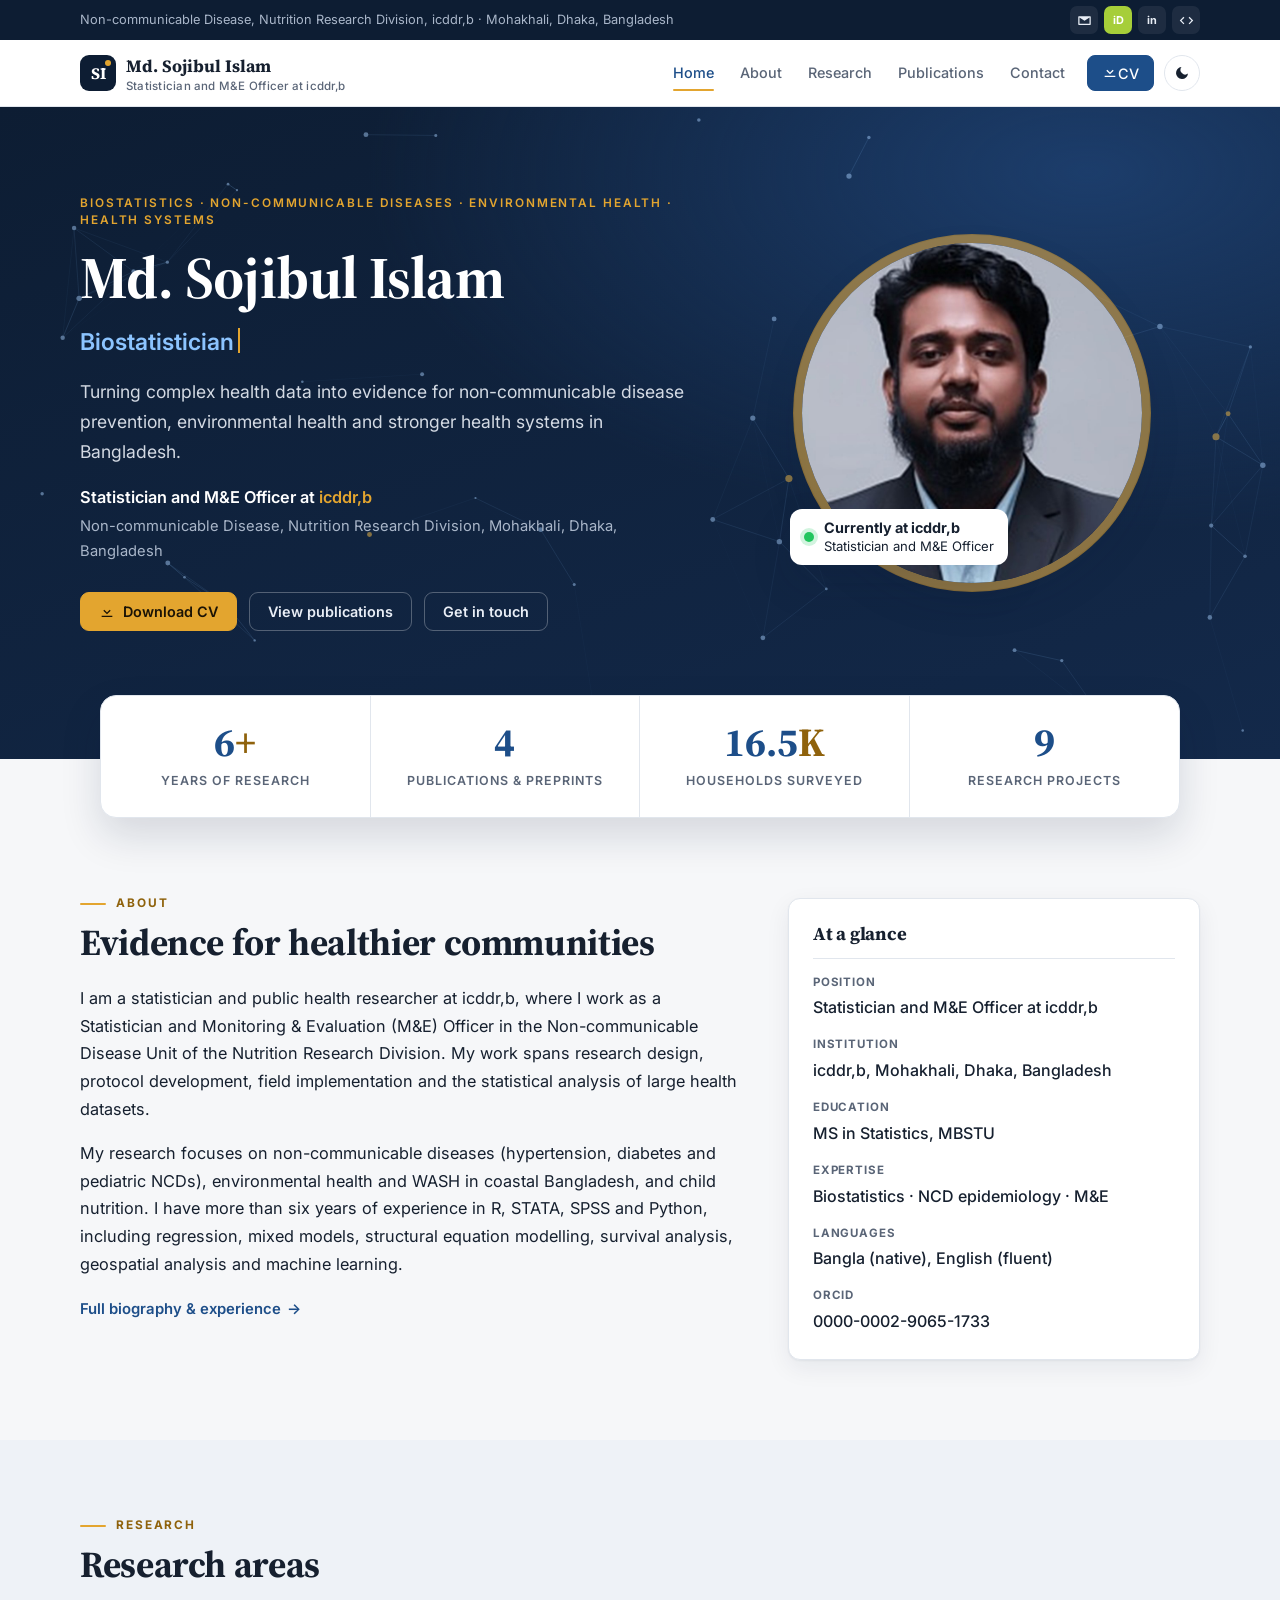
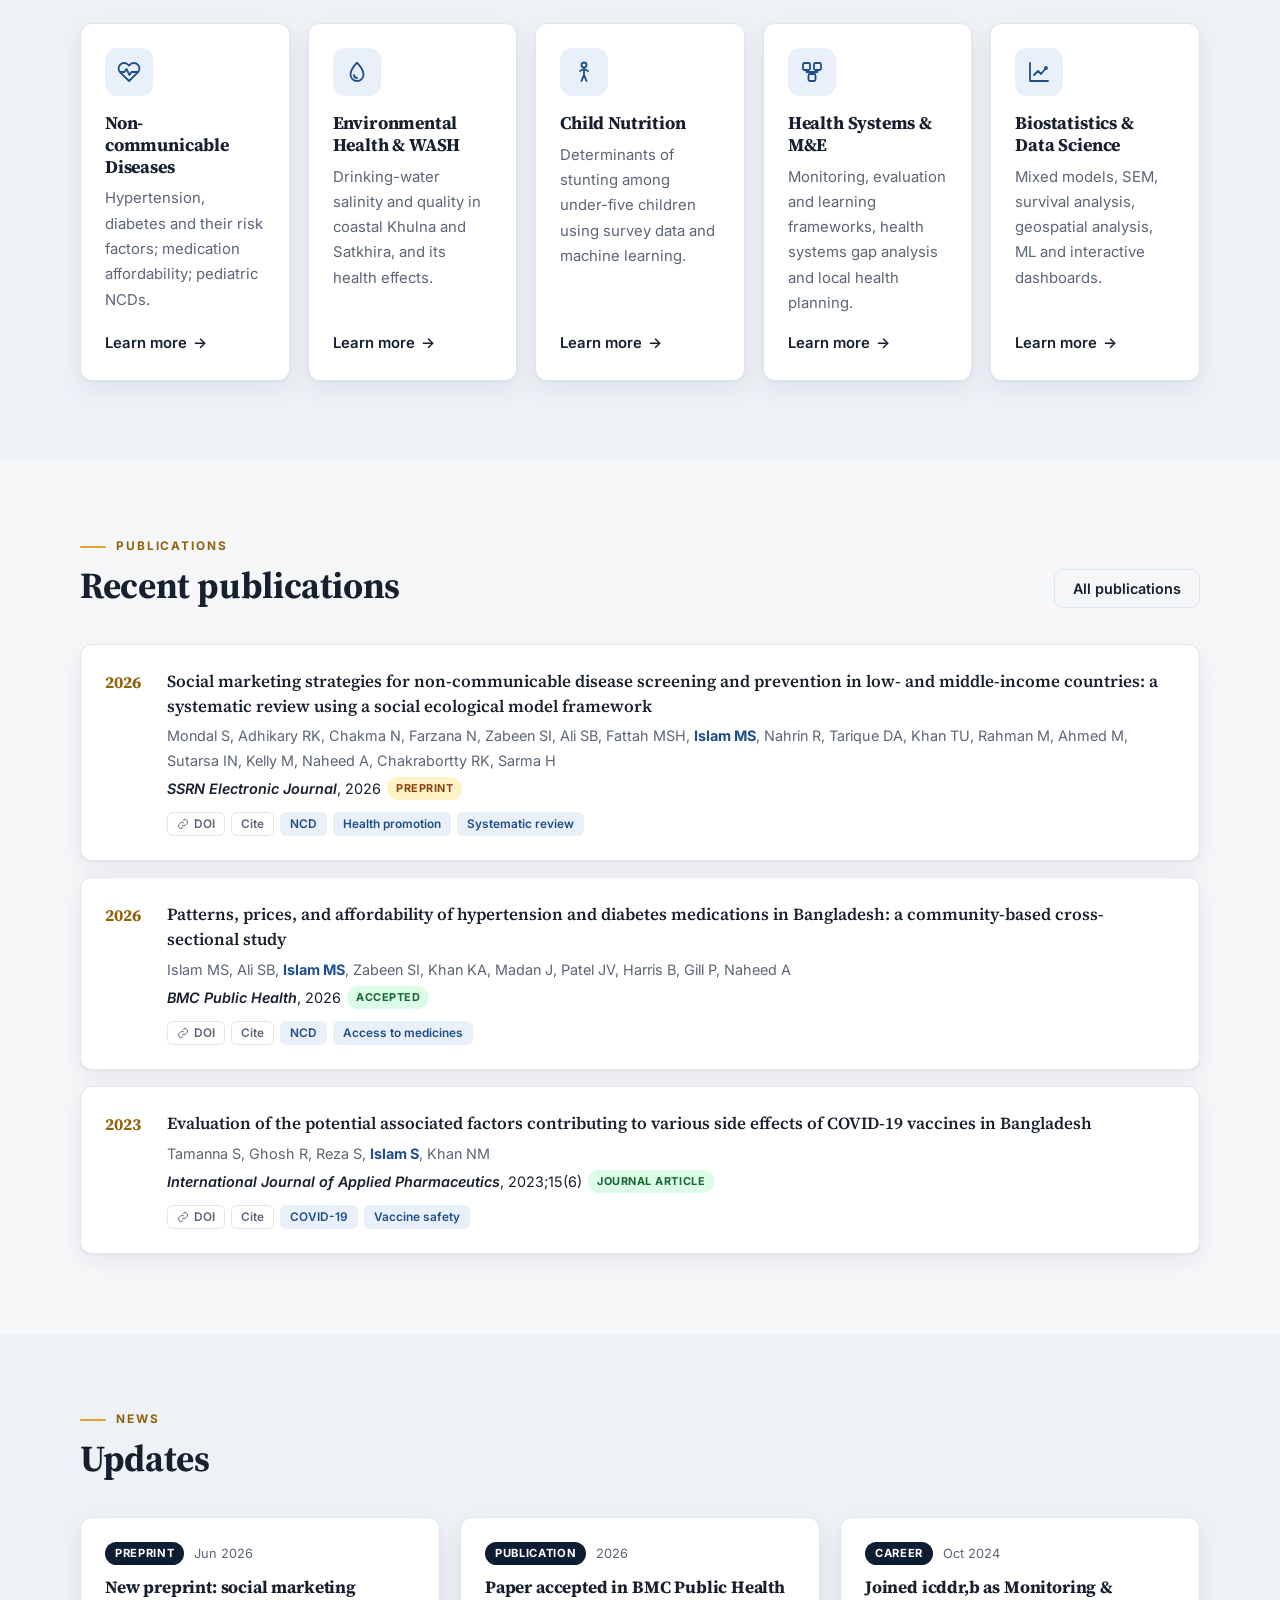
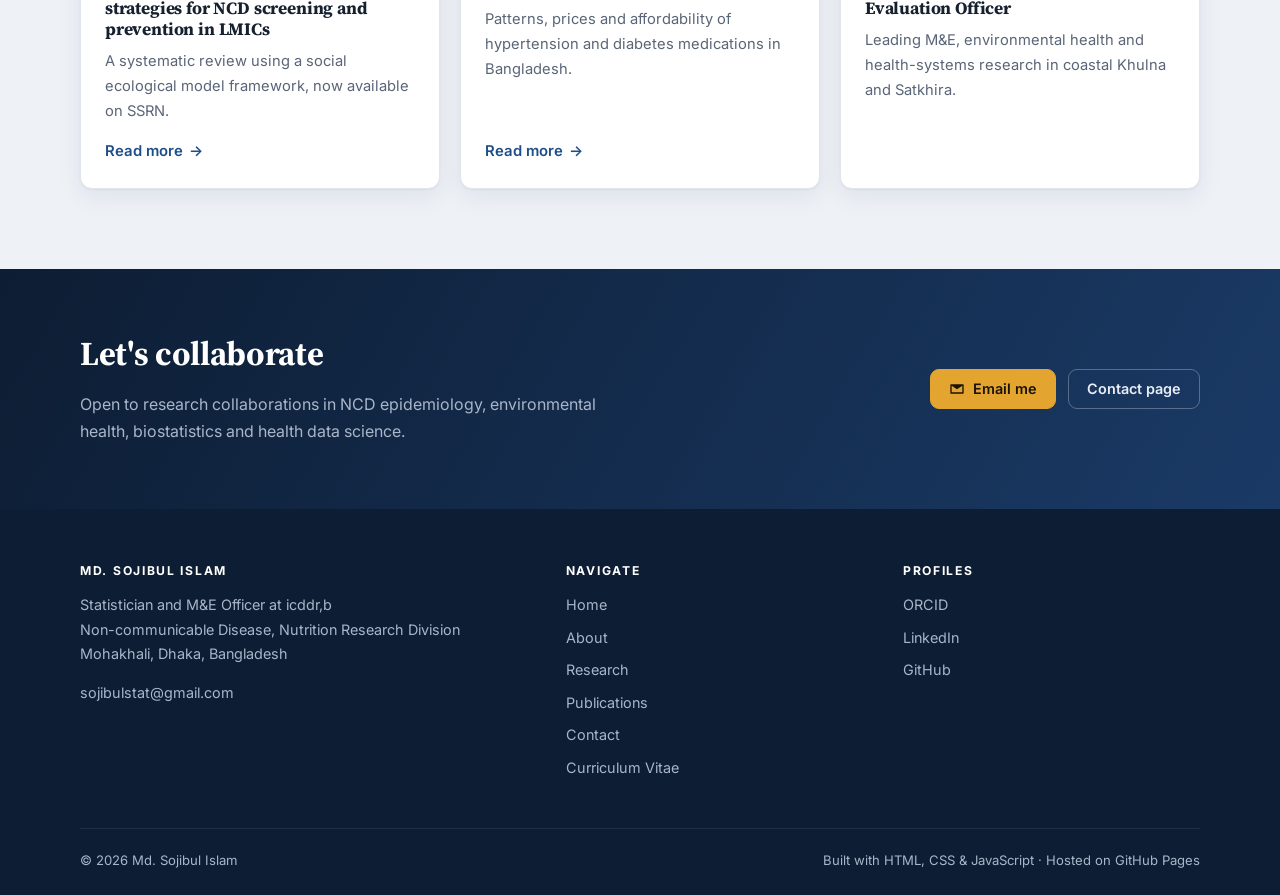
<file: index.html>
<!doctype html>
<html lang="en">
<head>
  <meta charset="utf-8">
  <meta name="viewport" content="width=device-width, initial-scale=1">
  <title>Md. Sojibul Islam | Biostatistician & Public Health Researcher</title>
  <meta name="description" content="Md. Sojibul Islam is a biostatistician and public health researcher at icddr,b working on non-communicable diseases, environmental health and health systems in Bangladesh.">
  <meta name="author" content="Md. Sojibul Islam">
  <meta property="og:type" content="profile">
  <meta property="og:title" content="Md. Sojibul Islam | Biostatistician & Public Health Researcher">
  <meta property="og:description" content="Research, publications and CV of Md. Sojibul Islam, icddr,b.">
  <meta property="og:image" content="https://sojibul-islam.github.io/assets/img/profile.jpg">
  <meta property="og:url" content="https://sojibul-islam.github.io/">
  <link rel="canonical" href="https://sojibul-islam.github.io/">
  <link rel="icon" href="assets/img/favicon.svg" type="image/svg+xml">
  <link rel="preconnect" href="https://fonts.googleapis.com">
  <link rel="preconnect" href="https://fonts.gstatic.com" crossorigin>
  <link href="https://fonts.googleapis.com/css2?family=Inter:wght@400;500;600;700&family=Source+Serif+4:opsz,wght@8..60,500;8..60,600;8..60,700&display=swap" rel="stylesheet">
  <link rel="stylesheet" href="assets/css/style.css">
  <script>try { var t = localStorage.getItem("theme"); if (t) document.documentElement.setAttribute("data-theme", t); } catch (e) {}</script>
  <script type="application/ld+json">
  {
    "@context": "https://schema.org",
    "@type": "Person",
    "name": "Md. Sojibul Islam",
    "url": "https://sojibul-islam.github.io/",
    "image": "https://sojibul-islam.github.io/assets/img/profile.jpg",
    "jobTitle": "Statistician and M&E Officer",
    "worksFor": { "@type": "Organization", "name": "icddr,b", "url": "https://www.icddrb.org" },
    "alumniOf": "Mawlana Bhashani Science and Technology University",
    "email": "mailto:sojibulstat@gmail.com",
    "sameAs": ["https://orcid.org/0000-0002-9065-1733", "https://www.linkedin.com/in/md-sojibul-islam-301a631a5/", "https://github.com/sojibul-islam"],
    "knowsAbout": ["Biostatistics", "Non-communicable diseases", "Environmental health", "Public health", "Monitoring and evaluation"]
  }
  </script>
</head>
<body data-page="home">
  <div id="site-header"></div>

  <main id="main">
    <!-- HERO -->
    <section class="hero">
      <canvas class="hero-canvas" id="hero-canvas" aria-hidden="true"></canvas>
      <div class="container hero-inner">
        <div class="hero-text">
          <p class="eyebrow" id="hero-keywords"></p>
          <h1 id="hero-name">Md. Sojibul Islam</h1>
          <p class="hero-role"><span id="hero-role">Biostatistician</span><span class="caret" aria-hidden="true"></span></p>
          <p class="hero-lead" id="hero-tagline"></p>
          <p class="hero-affil" id="hero-affil"></p>
          <div class="hero-cta" id="hero-cta"></div>
        </div>
        <div class="hero-photo-wrap">
          <div class="hero-photo" id="hero-photo"></div>
          <div class="hero-badge" id="hero-badge"></div>
        </div>
      </div>
    </section>

    <!-- STATS -->
    <section class="stats" aria-label="Highlights">
      <div class="container stats-grid" id="stats"></div>
    </section>

    <!-- ABOUT -->
    <section class="section">
      <div class="container about-home reveal">
        <div>
          <p class="kicker">About</p>
          <h2 class="h-display">Evidence for healthier communities</h2>
          <div class="prose" id="bio"></div>
          <a class="link-arrow" href="about.html">Full biography &amp; experience</a>
        </div>
        <aside class="card glance">
          <h3>At a glance</h3>
          <dl id="facts"></dl>
        </aside>
      </div>
    </section>

    <!-- RESEARCH AREAS -->
    <section class="section section-alt">
      <div class="container">
        <div class="section-head reveal">
          <p class="kicker">Research</p>
          <h2 class="h-display">Research areas</h2>
        </div>
        <div class="area-grid" id="areas"></div>
      </div>
    </section>

    <!-- PUBLICATIONS -->
    <section class="section">
      <div class="container">
        <div class="section-head split reveal">
          <div>
            <p class="kicker">Publications</p>
            <h2 class="h-display">Recent publications</h2>
          </div>
          <a class="btn btn-outline" href="publications.html">All publications</a>
        </div>
        <ol class="pub-list" id="pub-featured"></ol>
      </div>
    </section>

    <!-- UPDATES -->
    <section class="section section-alt">
      <div class="container">
        <div class="section-head reveal">
          <p class="kicker">News</p>
          <h2 class="h-display">Updates</h2>
        </div>
        <div class="news-grid" id="news"></div>
      </div>
    </section>

    <!-- CTA -->
    <section class="cta-band">
      <div class="container cta-inner reveal">
        <div>
          <h2>Let's collaborate</h2>
          <p>Open to research collaborations in NCD epidemiology, environmental health, biostatistics and health data science.</p>
        </div>
        <div class="cta-actions" id="cta-actions"></div>
      </div>
    </section>
  </main>

  <div id="site-footer"></div>
  <script src="assets/js/data.js"></script>
  <script src="assets/js/main.js"></script>
</body>
</html>
</file>
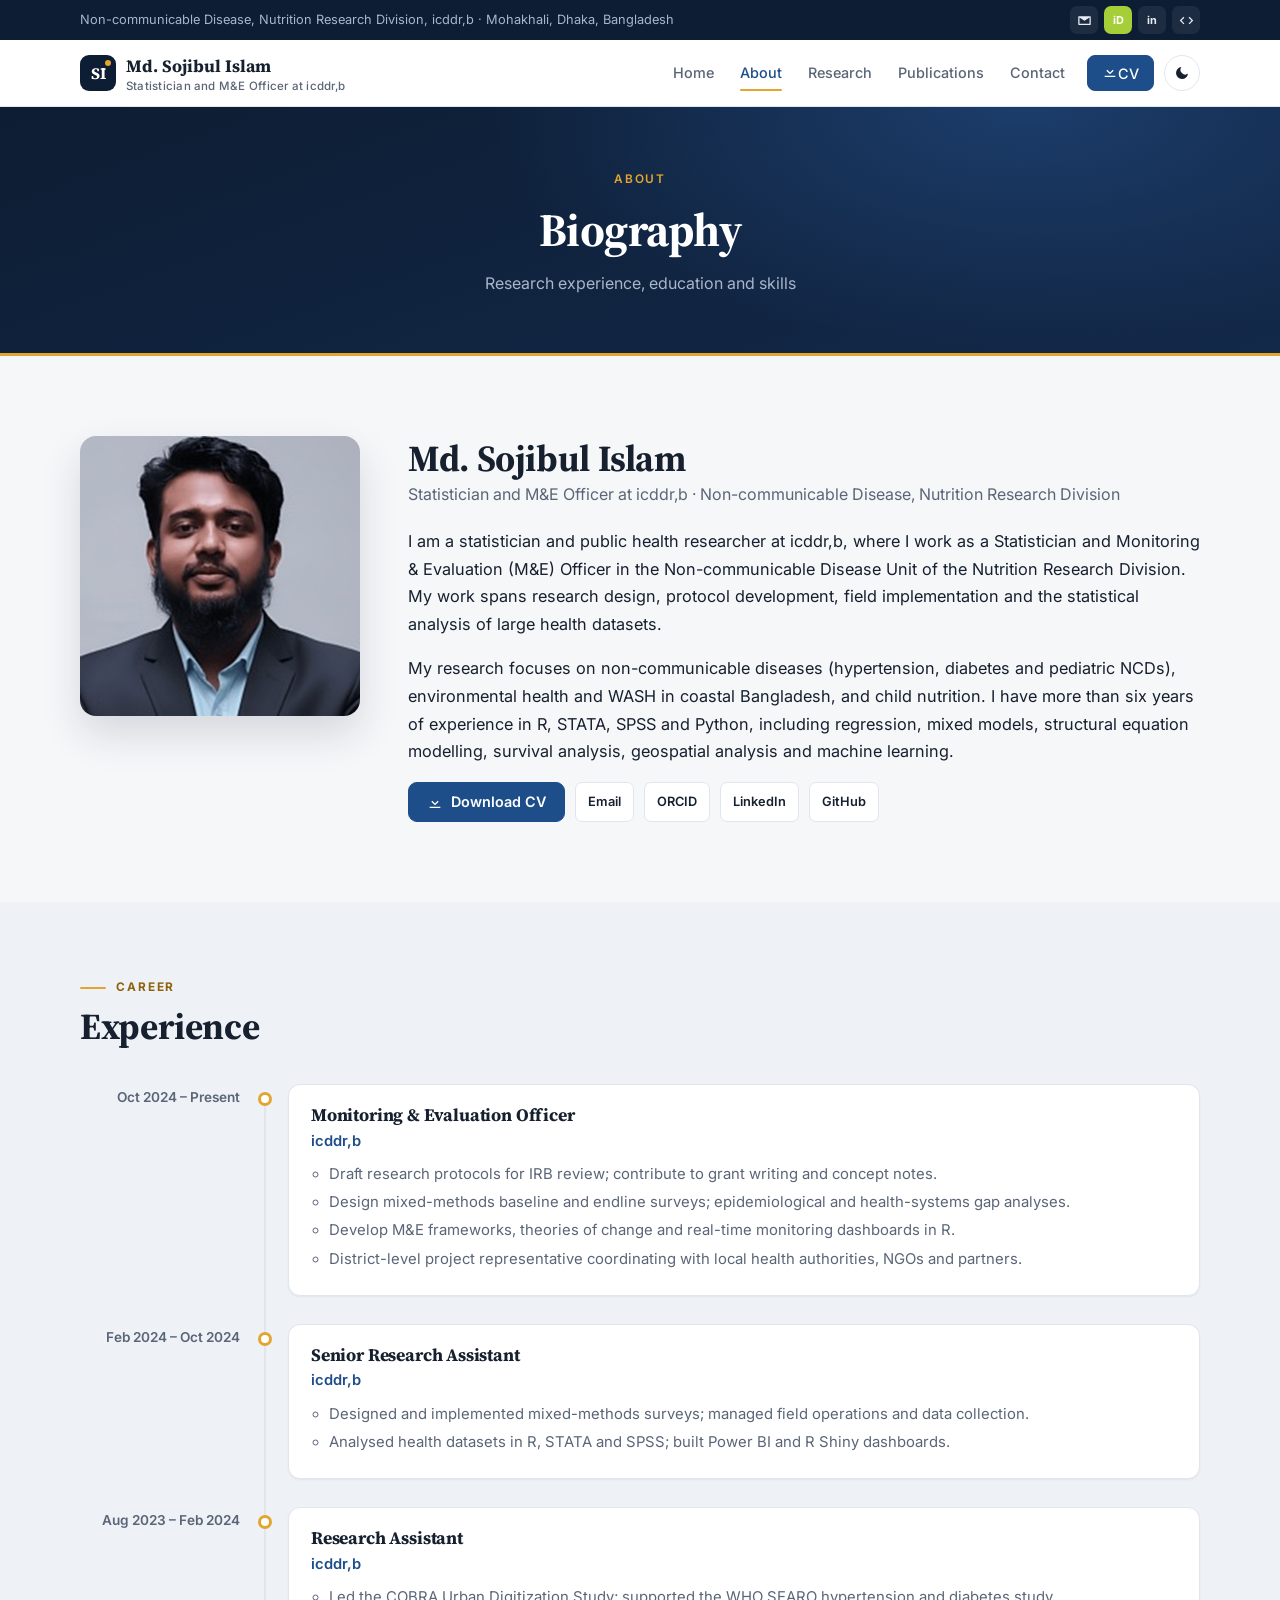
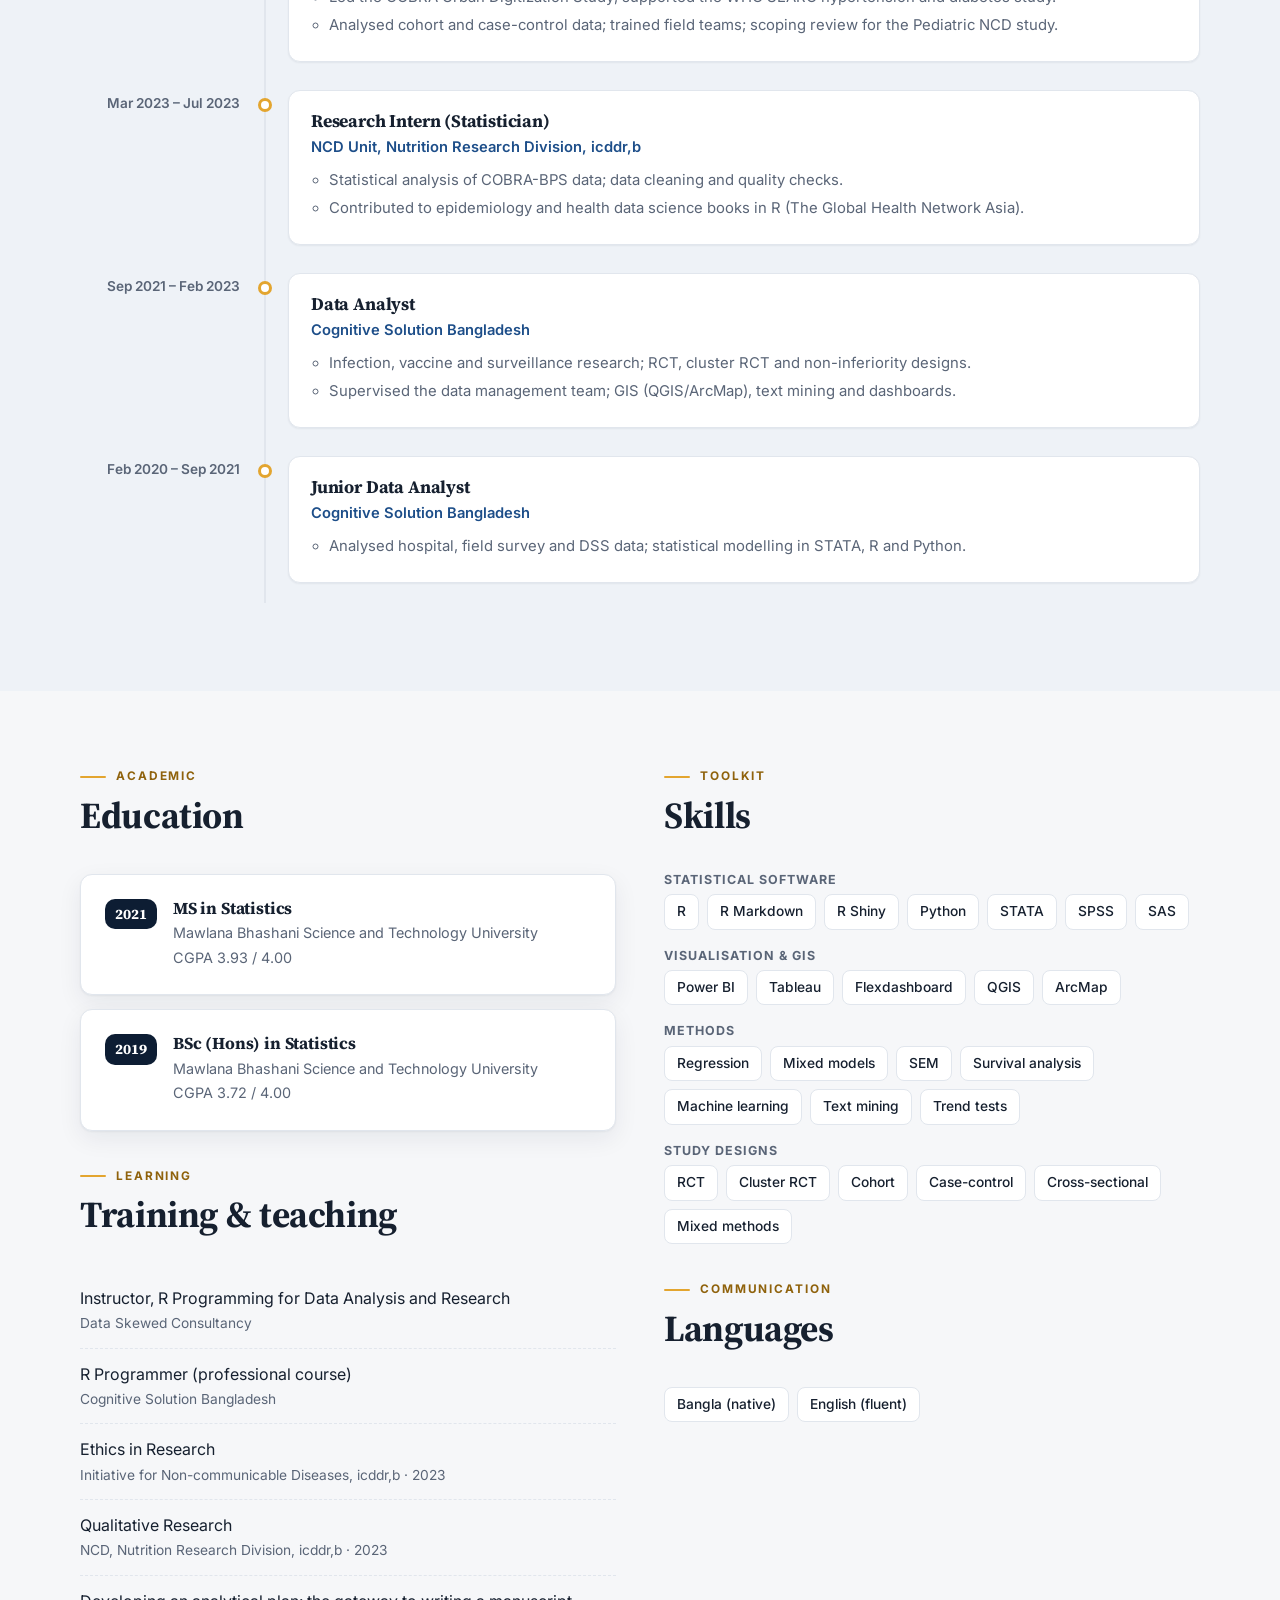
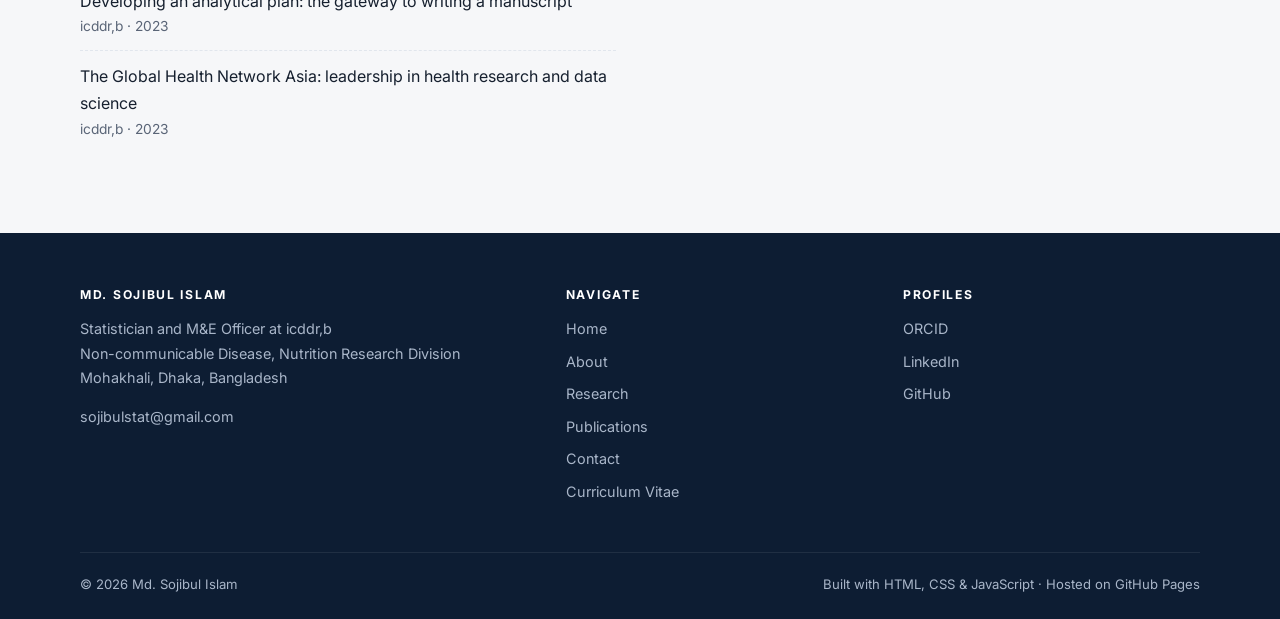
<file: about.html>
<!doctype html>
<html lang="en">
<head>
  <meta charset="utf-8">
  <meta name="viewport" content="width=device-width, initial-scale=1">
  <title>About | Md. Sojibul Islam</title>
  <meta name="description" content="Biography, experience, education, skills and training of Md. Sojibul Islam, biostatistician and public health researcher at icddr,b.">
  <link rel="canonical" href="https://sojibul-islam.github.io/about.html">
  <link rel="icon" href="assets/img/favicon.svg" type="image/svg+xml">
  <link rel="preconnect" href="https://fonts.googleapis.com">
  <link rel="preconnect" href="https://fonts.gstatic.com" crossorigin>
  <link href="https://fonts.googleapis.com/css2?family=Inter:wght@400;500;600;700&family=Source+Serif+4:opsz,wght@8..60,500;8..60,600;8..60,700&display=swap" rel="stylesheet">
  <link rel="stylesheet" href="assets/css/style.css">
  <script>try { var t = localStorage.getItem("theme"); if (t) document.documentElement.setAttribute("data-theme", t); } catch (e) {}</script>
</head>
<body data-page="about">
  <div id="site-header"></div>

  <main id="main">
    <header class="page-hero">
      <div class="container">
        <p class="eyebrow">About</p>
        <h1>Biography</h1>
        <p>Research experience, education and skills</p>
      </div>
    </header>

    <section class="section">
      <div class="container about-page">
        <div class="about-photo" id="about-photo"></div>
        <div>
          <h2 class="h-display" id="about-name"></h2>
          <p class="muted" id="about-title"></p>
          <div class="prose" id="bio"></div>
          <div class="link-row" id="about-links"></div>
        </div>
      </div>
    </section>

    <section class="section section-alt" id="experience">
      <div class="container">
        <div class="section-head"><p class="kicker">Career</p><h2 class="h-display">Experience</h2></div>
        <ol class="timeline" id="timeline"></ol>
      </div>
    </section>

    <section class="section" id="education">
      <div class="container two-col">
        <div>
          <div class="section-head"><p class="kicker">Academic</p><h2 class="h-display">Education</h2></div>
          <div class="edu-list" id="edu"></div>
          <div class="section-head" style="margin-top:40px"><p class="kicker">Learning</p><h2 class="h-display">Training &amp; teaching</h2></div>
          <ul class="plain-list" id="training"></ul>
        </div>
        <div id="skills-col">
          <div class="section-head"><p class="kicker">Toolkit</p><h2 class="h-display">Skills</h2></div>
          <div id="skills"></div>
          <div class="section-head" style="margin-top:40px"><p class="kicker">Communication</p><h2 class="h-display">Languages</h2></div>
          <div class="tags" id="languages"></div>
        </div>
      </div>
    </section>
  </main>

  <div id="site-footer"></div>
  <script src="assets/js/data.js"></script>
  <script src="assets/js/main.js"></script>
</body>
</html>
</file>
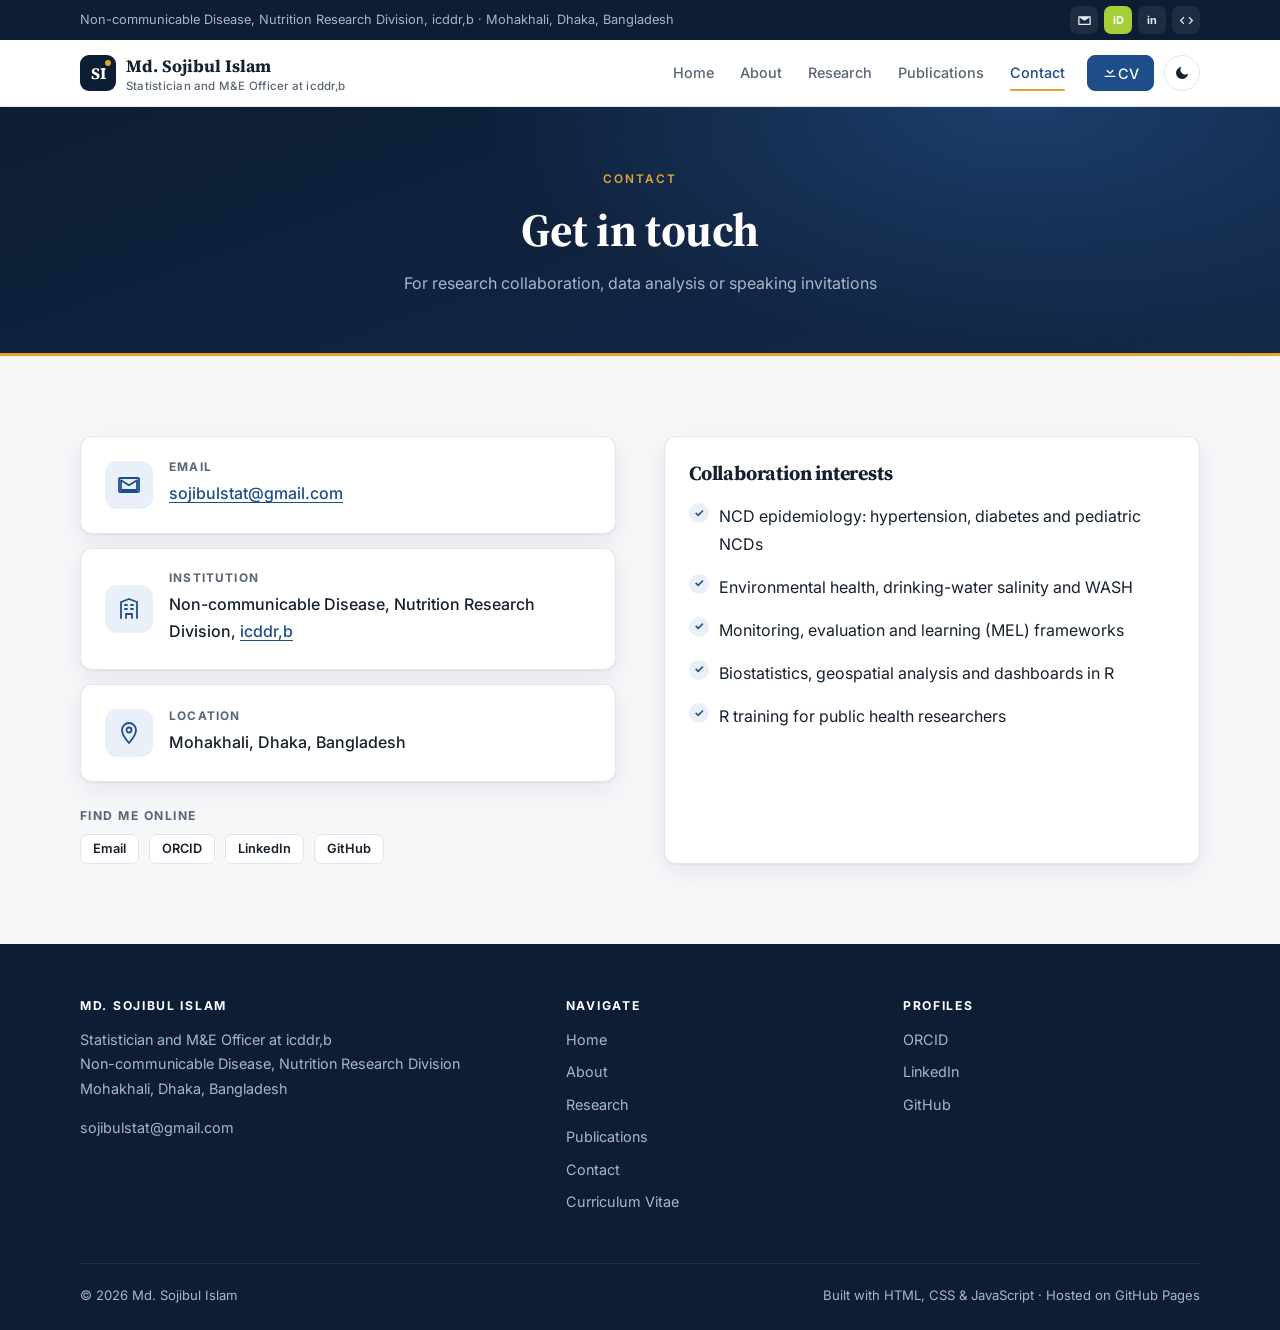
<file: contact.html>
<!doctype html>
<html lang="en">
<head>
  <meta charset="utf-8">
  <meta name="viewport" content="width=device-width, initial-scale=1">
  <title>Contact | Md. Sojibul Islam</title>
  <meta name="description" content="Contact Md. Sojibul Islam for research collaboration in NCD epidemiology, environmental health and biostatistics.">
  <link rel="canonical" href="https://sojibul-islam.github.io/contact.html">
  <link rel="icon" href="assets/img/favicon.svg" type="image/svg+xml">
  <link rel="preconnect" href="https://fonts.googleapis.com">
  <link rel="preconnect" href="https://fonts.gstatic.com" crossorigin>
  <link href="https://fonts.googleapis.com/css2?family=Inter:wght@400;500;600;700&family=Source+Serif+4:opsz,wght@8..60,500;8..60,600;8..60,700&display=swap" rel="stylesheet">
  <link rel="stylesheet" href="assets/css/style.css">
  <script>try { var t = localStorage.getItem("theme"); if (t) document.documentElement.setAttribute("data-theme", t); } catch (e) {}</script>
</head>
<body data-page="contact">
  <div id="site-header"></div>

  <main id="main">
    <header class="page-hero">
      <div class="container">
        <p class="eyebrow">Contact</p>
        <h1>Get in touch</h1>
        <p>For research collaboration, data analysis or speaking invitations</p>
      </div>
    </header>

    <section class="section">
      <div class="container two-col">
        <div>
          <div class="contact-cards" id="contact-cards"></div>
          <h2 class="label" style="margin-top:28px">Find me online</h2>
          <div class="link-row" id="contact-links"></div>
        </div>
        <form class="card contact-form" id="contact-form" method="POST" hidden>
          <h2 class="h-card">Send a message</h2>
          <label>Name <input name="name" required autocomplete="name"></label>
          <label>Email <input name="email" type="email" required autocomplete="email"></label>
          <label>Message <textarea name="message" rows="6" required></textarea></label>
          <button class="btn btn-primary" type="submit">Send message</button>
          <p class="small muted" id="form-status" role="status"></p>
        </form>
        <div class="card contact-note" id="contact-note">
          <h2 class="h-card">Collaboration interests</h2>
          <ul class="check-list">
            <li>NCD epidemiology: hypertension, diabetes and pediatric NCDs</li>
            <li>Environmental health, drinking-water salinity and WASH</li>
            <li>Monitoring, evaluation and learning (MEL) frameworks</li>
            <li>Biostatistics, geospatial analysis and dashboards in R</li>
            <li>R training for public health researchers</li>
          </ul>
        </div>
      </div>
    </section>
  </main>

  <div id="site-footer"></div>
  <script src="assets/js/data.js"></script>
  <script src="assets/js/main.js"></script>
</body>
</html>
</file>
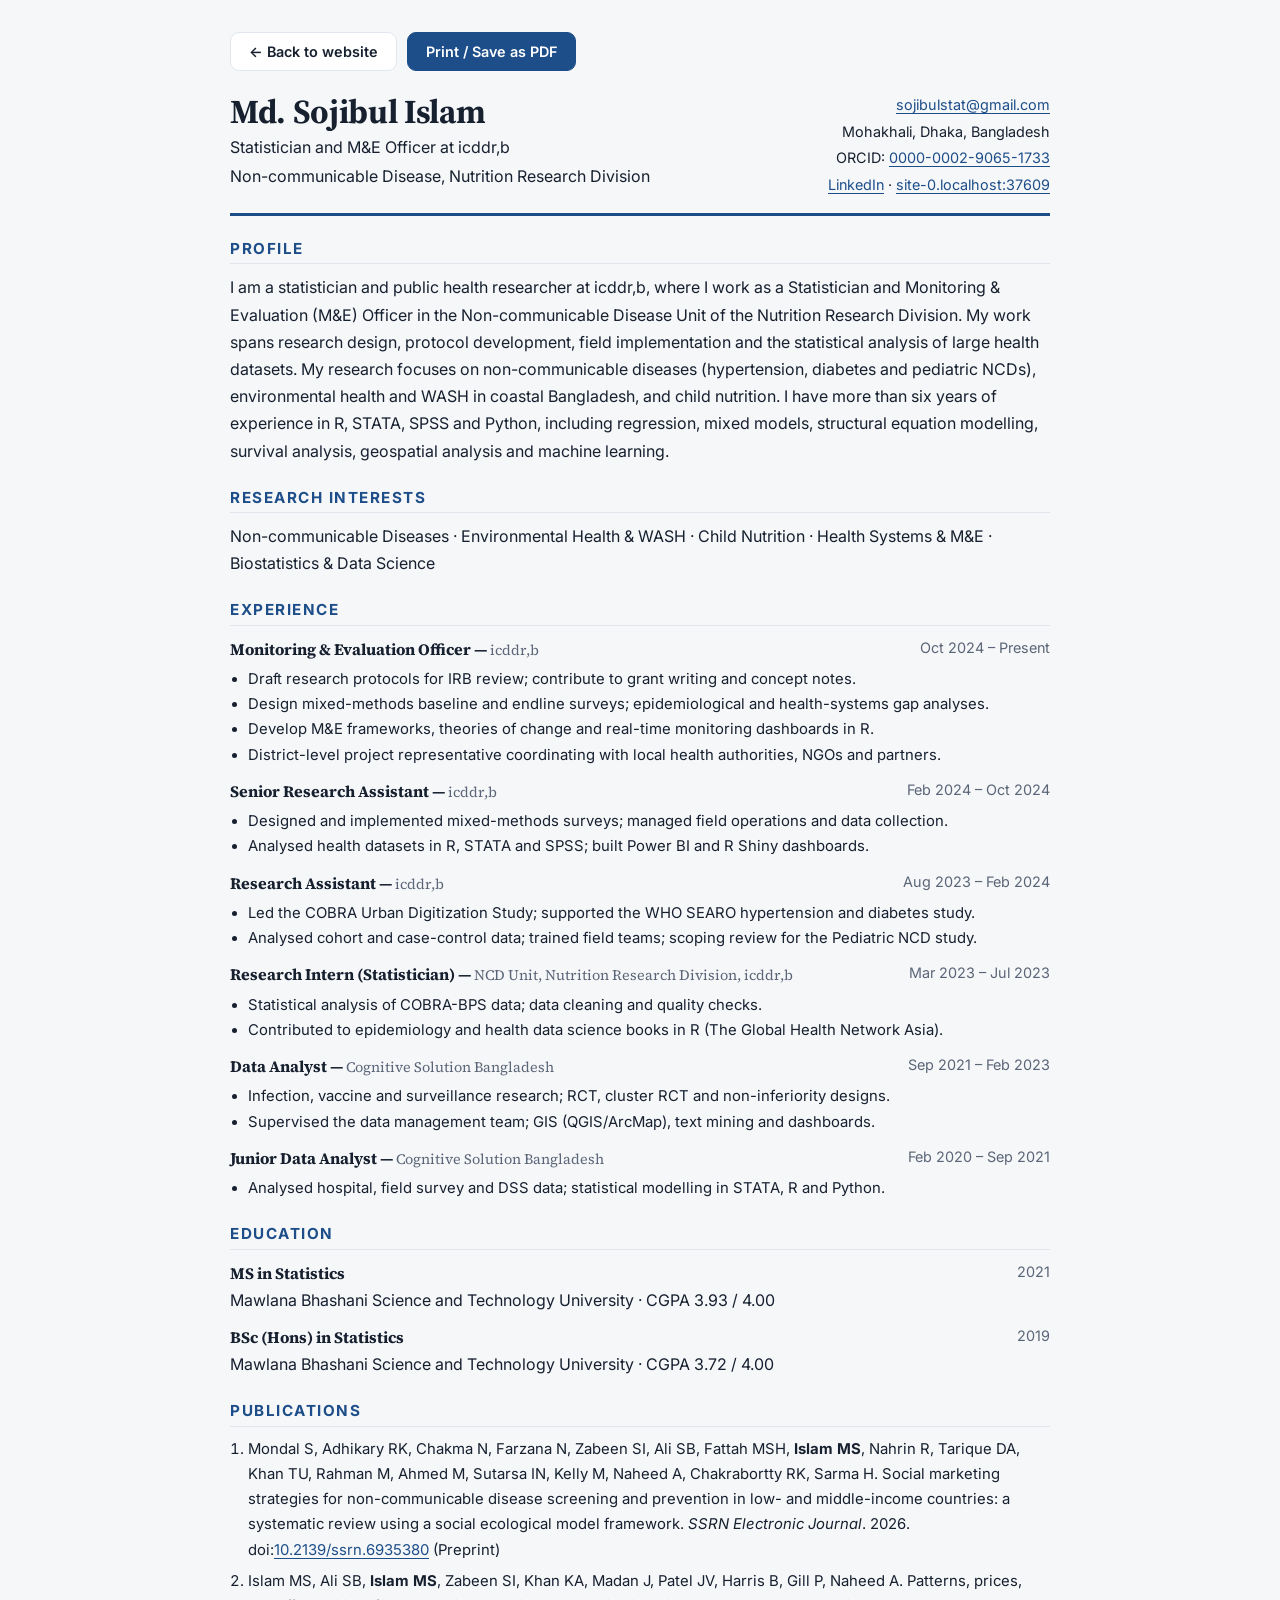
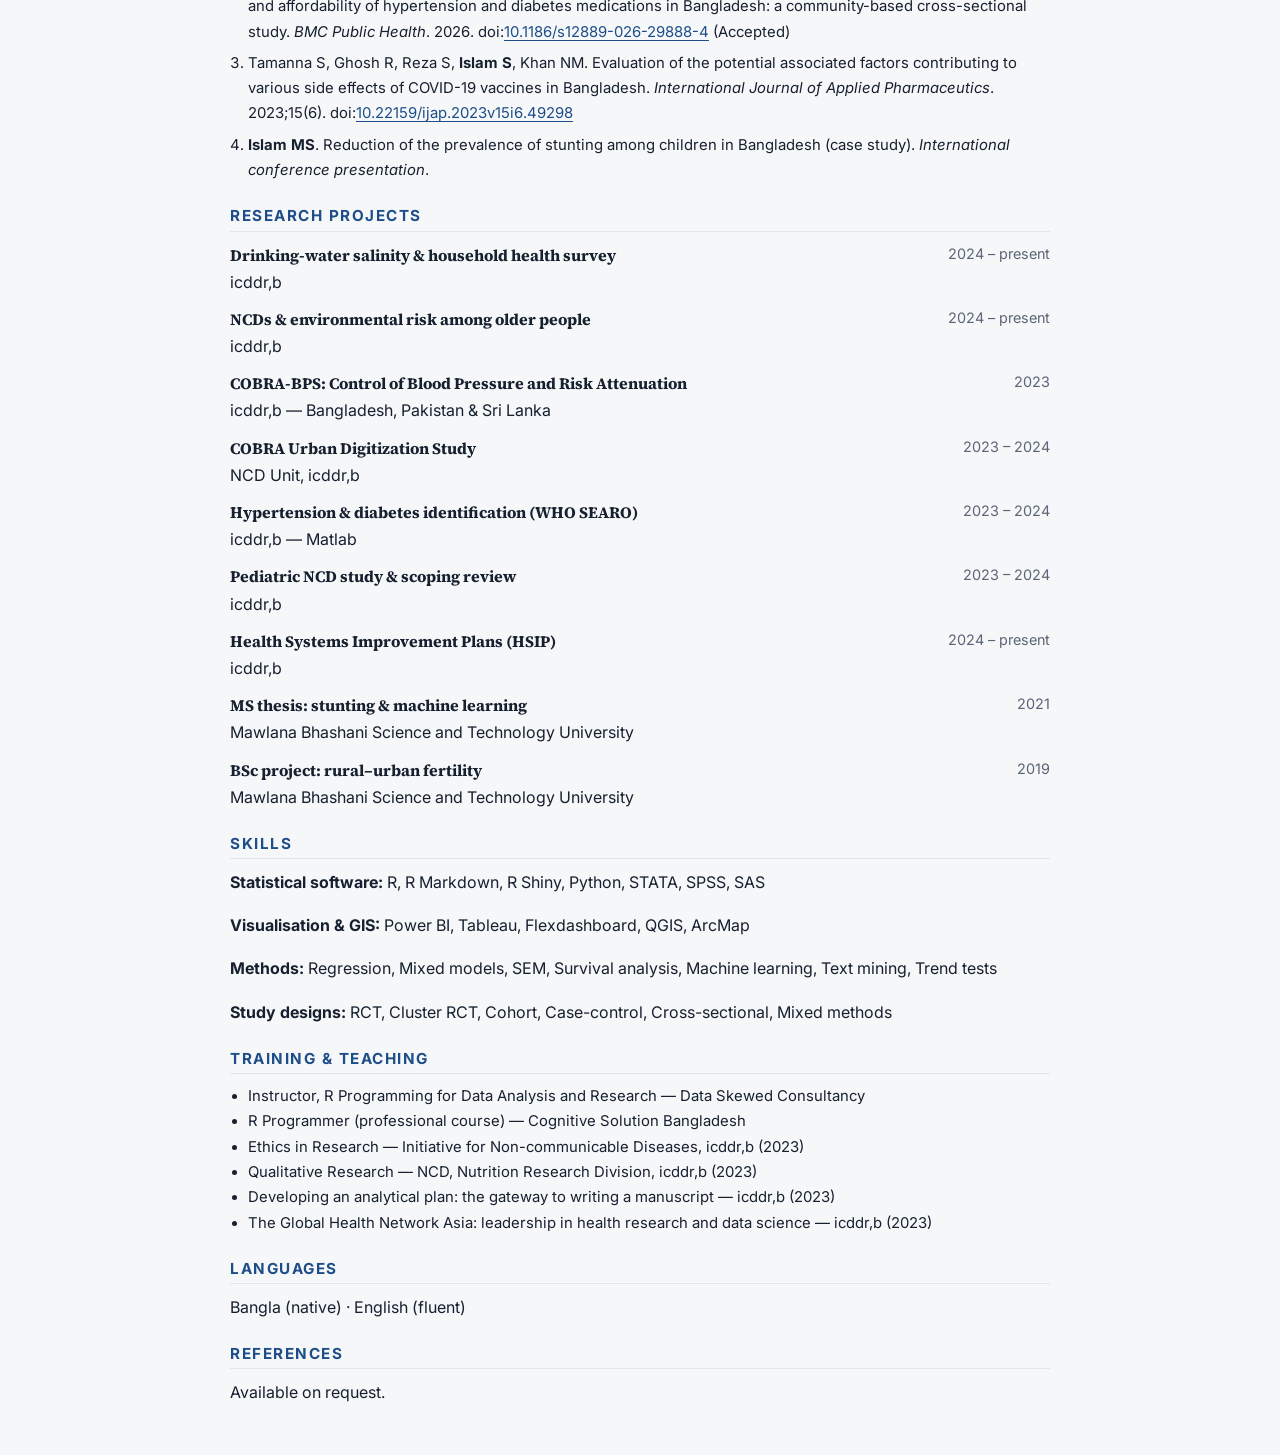
<file: cv.html>
<!doctype html>
<html lang="en">
<head>
  <meta charset="utf-8">
  <meta name="viewport" content="width=device-width, initial-scale=1">
  <title>CV | Md. Sojibul Islam</title>
  <meta name="description" content="Curriculum Vitae of Md. Sojibul Islam, statistician and public health researcher at icddr,b.">
  <link rel="preconnect" href="https://fonts.googleapis.com">
  <link rel="preconnect" href="https://fonts.gstatic.com" crossorigin>
  <link href="https://fonts.googleapis.com/css2?family=Inter:wght@400;500;600&family=Source+Serif+4:opsz,wght@8..60,500;8..60,600;8..60,700&display=swap" rel="stylesheet">
  <link rel="stylesheet" href="assets/css/style.css">
  <script>
    try { var t = localStorage.getItem("theme"); if (t) document.documentElement.setAttribute("data-theme", t); } catch (e) {}
  </script>
</head>
<body>
  <main class="container cv">
    <div class="cv-toolbar">
      <a class="btn" href="./">&larr; Back to website</a>
      <button class="btn btn-primary" id="print-btn" type="button">Print / Save as PDF</button>
    </div>
    <article id="cv-body"></article>
  </main>
  <script src="assets/js/data.js"></script>
  <script src="assets/js/main.js"></script>
</body>
</html>
</file>
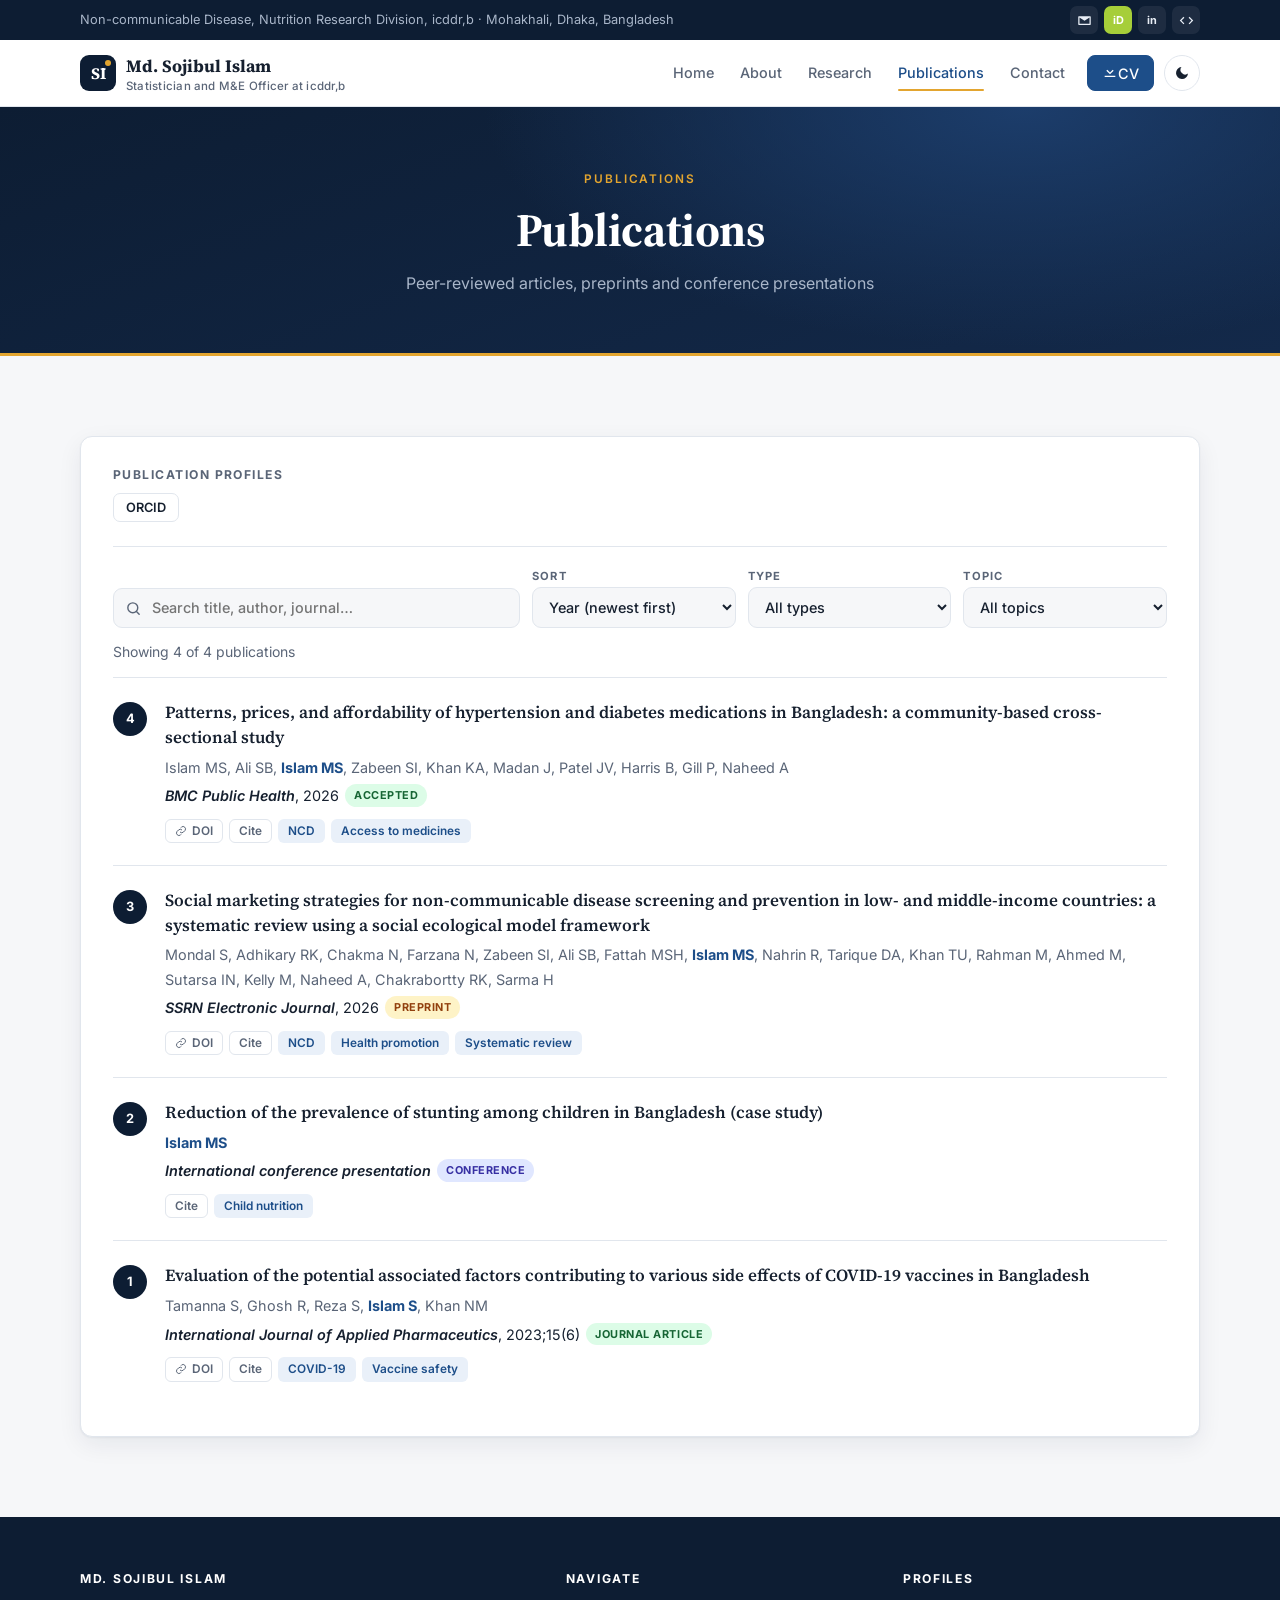
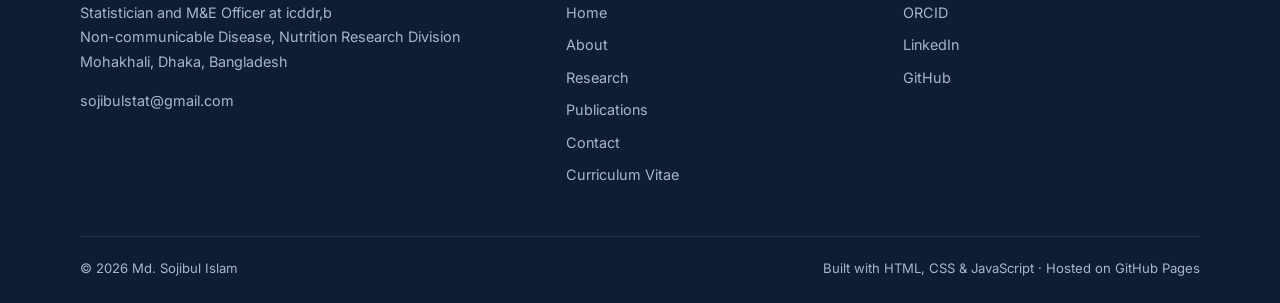
<file: publications.html>
<!doctype html>
<html lang="en">
<head>
  <meta charset="utf-8">
  <meta name="viewport" content="width=device-width, initial-scale=1">
  <title>Publications | Md. Sojibul Islam</title>
  <meta name="description" content="Peer-reviewed publications, preprints and conference presentations of Md. Sojibul Islam.">
  <link rel="canonical" href="https://sojibul-islam.github.io/publications.html">
  <link rel="icon" href="assets/img/favicon.svg" type="image/svg+xml">
  <link rel="preconnect" href="https://fonts.googleapis.com">
  <link rel="preconnect" href="https://fonts.gstatic.com" crossorigin>
  <link href="https://fonts.googleapis.com/css2?family=Inter:wght@400;500;600;700&family=Source+Serif+4:opsz,wght@8..60,500;8..60,600;8..60,700&display=swap" rel="stylesheet">
  <link rel="stylesheet" href="assets/css/style.css">
  <script>try { var t = localStorage.getItem("theme"); if (t) document.documentElement.setAttribute("data-theme", t); } catch (e) {}</script>
</head>
<body data-page="publications">
  <div id="site-header"></div>

  <main id="main">
    <header class="page-hero">
      <div class="container">
        <p class="eyebrow">Publications</p>
        <h1>Publications</h1>
        <p>Peer-reviewed articles, preprints and conference presentations</p>
      </div>
    </header>

    <section class="section">
      <div class="container">
        <div class="card pub-panel">
          <div class="pub-sources">
            <h2 class="label">Publication profiles</h2>
            <div class="link-row" id="pub-sources"></div>
          </div>

          <div class="pub-controls">
            <label class="search">
              <span class="sr-only">Search publications</span>
              <svg viewBox="0 0 24 24" aria-hidden="true"><circle cx="11" cy="11" r="7"/><path d="m20 20-3.5-3.5"/></svg>
              <input type="search" id="pub-search" placeholder="Search title, author, journal…">
            </label>
            <label>Sort
              <select id="pub-sort">
                <option value="new">Year (newest first)</option>
                <option value="old">Year (oldest first)</option>
                <option value="title">Title (A–Z)</option>
              </select>
            </label>
            <label>Type
              <select id="pub-type"><option value="all">All types</option></select>
            </label>
            <label>Topic
              <select id="pub-topic"><option value="all">All topics</option></select>
            </label>
          </div>
          <p class="small muted" id="pub-count" aria-live="polite"></p>

          <ol class="pub-list numbered" id="pub-list"></ol>
        </div>
      </div>
    </section>
  </main>

  <div id="site-footer"></div>
  <script src="assets/js/data.js"></script>
  <script src="assets/js/main.js"></script>
</body>
</html>
</file>
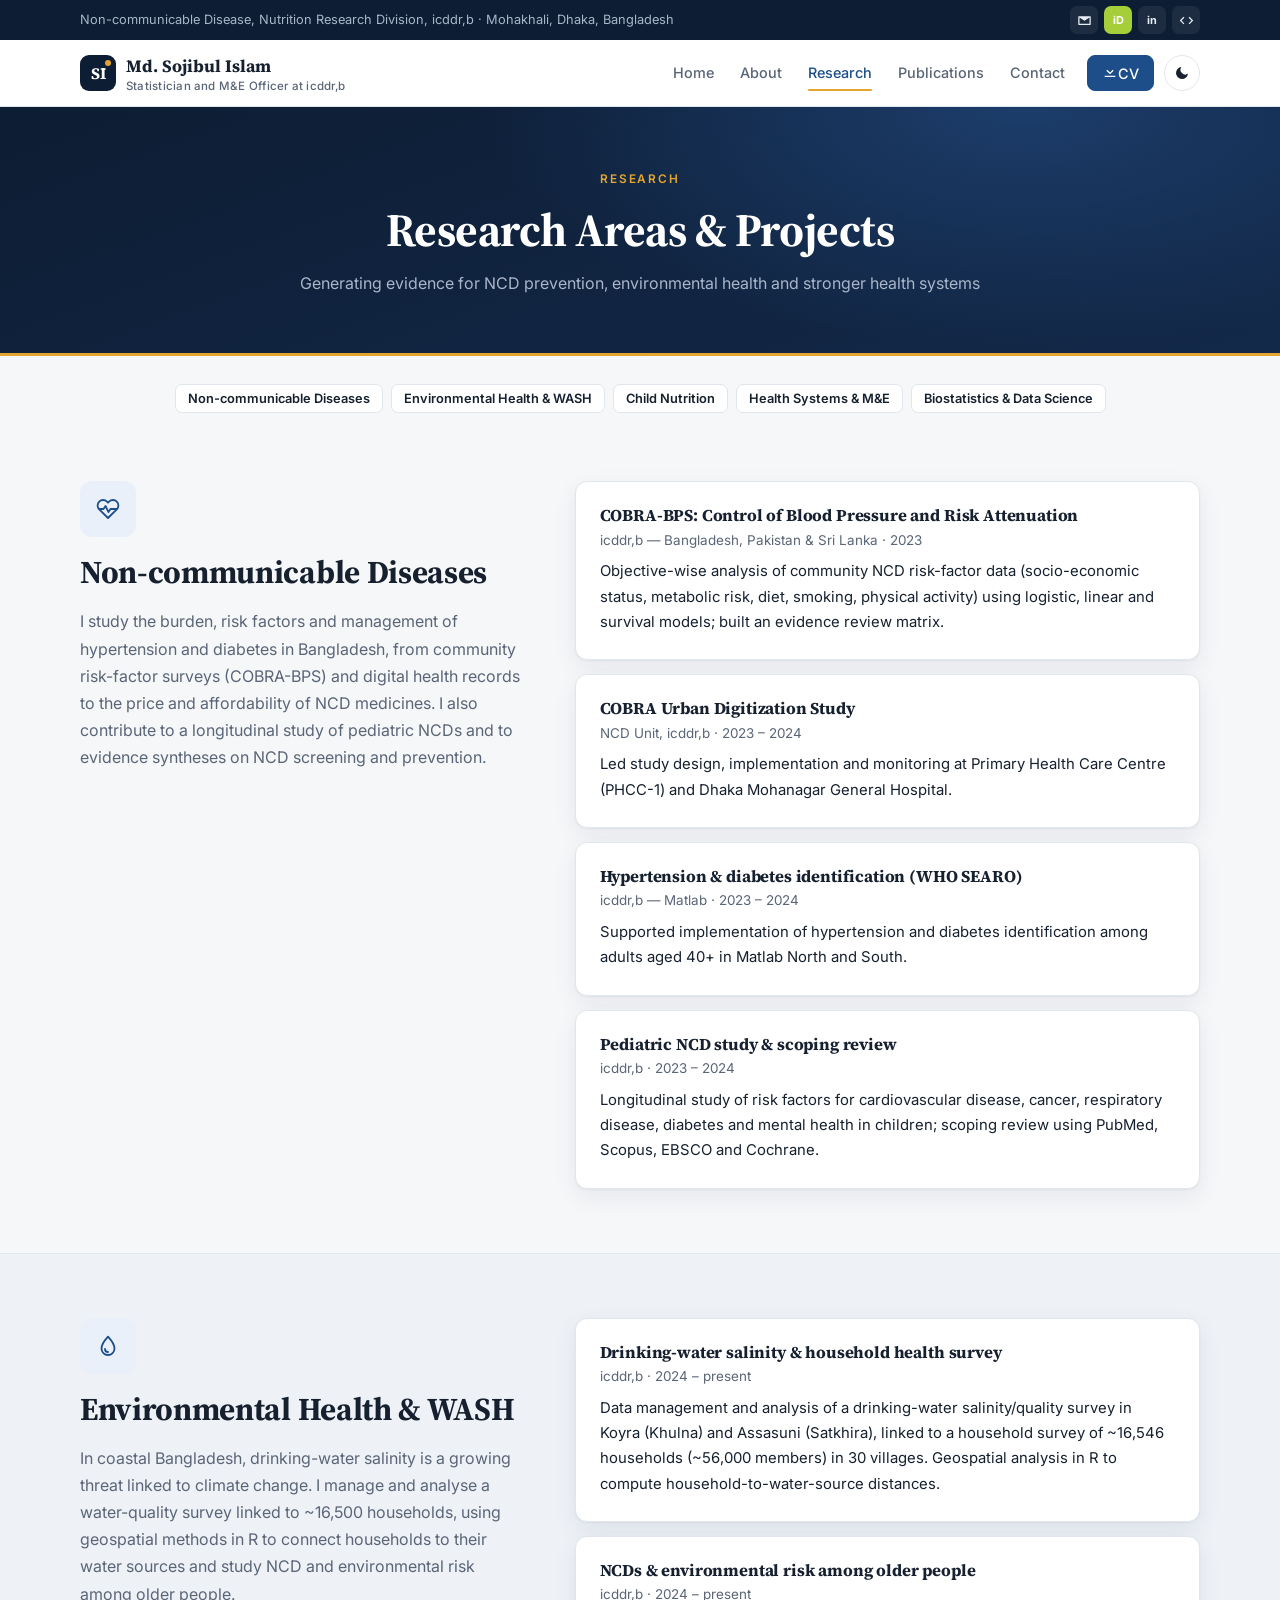
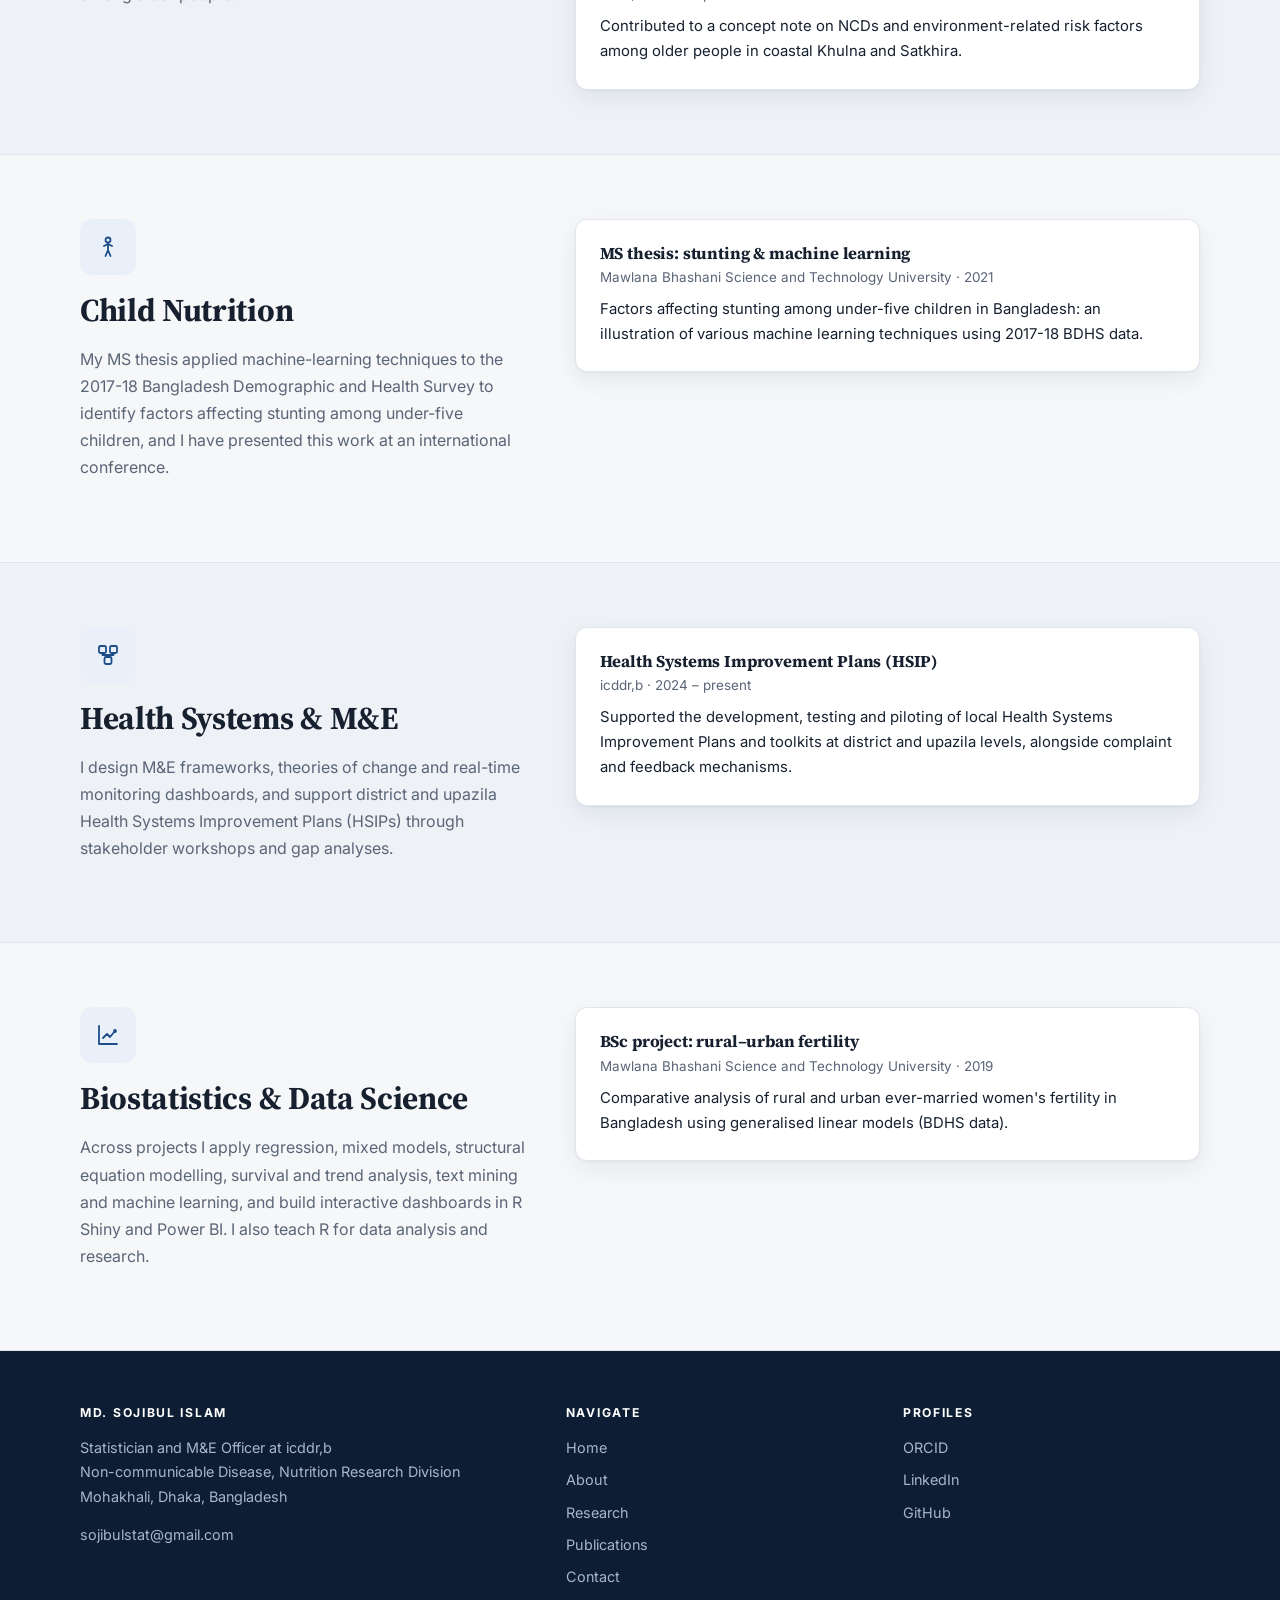
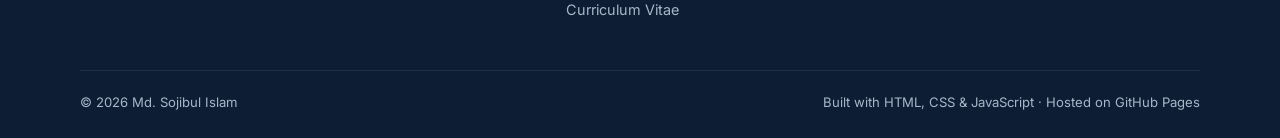
<file: research.html>
<!doctype html>
<html lang="en">
<head>
  <meta charset="utf-8">
  <meta name="viewport" content="width=device-width, initial-scale=1">
  <title>Research | Md. Sojibul Islam</title>
  <meta name="description" content="Research areas and projects of Md. Sojibul Islam: non-communicable diseases, environmental health and WASH, child nutrition, health systems and biostatistics.">
  <link rel="canonical" href="https://sojibul-islam.github.io/research.html">
  <link rel="icon" href="assets/img/favicon.svg" type="image/svg+xml">
  <link rel="preconnect" href="https://fonts.googleapis.com">
  <link rel="preconnect" href="https://fonts.gstatic.com" crossorigin>
  <link href="https://fonts.googleapis.com/css2?family=Inter:wght@400;500;600;700&family=Source+Serif+4:opsz,wght@8..60,500;8..60,600;8..60,700&display=swap" rel="stylesheet">
  <link rel="stylesheet" href="assets/css/style.css">
  <script>try { var t = localStorage.getItem("theme"); if (t) document.documentElement.setAttribute("data-theme", t); } catch (e) {}</script>
</head>
<body data-page="research">
  <div id="site-header"></div>

  <main id="main">
    <header class="page-hero">
      <div class="container">
        <p class="eyebrow">Research</p>
        <h1>Research Areas &amp; Projects</h1>
        <p>Generating evidence for NCD prevention, environmental health and stronger health systems</p>
      </div>
    </header>

    <nav class="container area-jump" id="area-jump" aria-label="Research areas"></nav>
    <div id="research-areas"></div>
  </main>

  <div id="site-footer"></div>
  <script src="assets/js/data.js"></script>
  <script src="assets/js/main.js"></script>
</body>
</html>
</file>
<file: assets/css/style.css>
/* ===== Theme tokens ===== */
:root {
  --bg: #f6f7f9;
  --surface: #ffffff;
  --surface-2: #eef2f7;
  --text: #16202f;
  --muted: #5a6577;
  --border: #e1e6ed;
  --primary: #1d4e89;
  --primary-hover: #163d6c;
  --accent: #e3a52f;        /* amber highlight */
  --accent-text: #8f620c;   /* amber that passes contrast on light bg */
  --soft: #e9f0f9;
  --ink: #0d1d33;           /* hero / footer background */
  --ink-2: #13294a;
  --on-ink: #e9eef6;
  --on-ink-muted: #a9b6c9;
  --orcid: #a6ce39;
  --shadow-sm: 0 1px 2px rgba(15, 30, 55, .06);
  --shadow: 0 1px 2px rgba(15, 30, 55, .05), 0 8px 24px rgba(15, 30, 55, .07);
  --shadow-lg: 0 18px 40px rgba(15, 30, 55, .14);
  --radius: 12px;
  --serif: "Source Serif 4", Georgia, "Times New Roman", serif;
  --sans: "Inter", system-ui, -apple-system, "Segoe UI", Roboto, sans-serif;
  color-scheme: light;
}
@media (prefers-color-scheme: dark) {
  :root:not([data-theme="light"]) {
    --bg: #0b121e; --surface: #121b2a; --surface-2: #172234; --text: #e6ebf2; --muted: #9aa6b8;
    --border: #233149; --primary: #82b2ec; --primary-hover: #a9caf3; --accent: #f0b847; --accent-text: #f0b847;
    --soft: #172438; --ink: #070e19; --ink-2: #0d1a2e;
    --shadow-sm: none; --shadow: 0 0 0 1px rgba(255,255,255,.02); --shadow-lg: 0 18px 40px rgba(0,0,0,.4);
    color-scheme: dark;
  }
}
:root[data-theme="dark"] {
  --bg: #0b121e; --surface: #121b2a; --surface-2: #172234; --text: #e6ebf2; --muted: #9aa6b8;
  --border: #233149; --primary: #82b2ec; --primary-hover: #a9caf3; --accent: #f0b847; --accent-text: #f0b847;
  --soft: #172438; --ink: #070e19; --ink-2: #0d1a2e;
  --shadow-sm: none; --shadow: 0 0 0 1px rgba(255,255,255,.02); --shadow-lg: 0 18px 40px rgba(0,0,0,.4);
  color-scheme: dark;
}

/* ===== Base ===== */
*, *::before, *::after { box-sizing: border-box; }
[hidden] { display: none !important; }
html { scroll-behavior: smooth; scroll-padding-top: 80px; }
body { margin: 0; background: var(--bg); color: var(--text); font: 16px/1.7 var(--sans); -webkit-font-smoothing: antialiased; overflow-x: hidden; }
h1, h2, h3, h4 { font-family: var(--serif); line-height: 1.22; margin: 0 0 .5em; letter-spacing: -.01em; }
a { color: var(--primary); text-underline-offset: 3px; }
a:hover { color: var(--primary-hover); }
img { max-width: 100%; display: block; }
p { margin: 0 0 1em; }
.container { width: 100%; max-width: 1160px; margin: 0 auto; padding: 0 20px; }
.muted { color: var(--muted); }
.small { font-size: .875rem; }
.sr-only { position: absolute; width: 1px; height: 1px; overflow: hidden; clip: rect(0 0 0 0); white-space: nowrap; }
.skip-link { position: absolute; left: -999px; top: 8px; background: var(--primary); color: #fff; padding: 8px 12px; z-index: 200; border-radius: 6px; }
.skip-link:focus { left: 8px; color: #fff; }
:focus-visible { outline: 2px solid var(--accent); outline-offset: 2px; }

/* ===== Top bar (profile icons) ===== */
.topbar { background: var(--ink); color: var(--on-ink-muted); font-size: .8rem; }
.topbar .container { display: flex; align-items: center; justify-content: space-between; height: 40px; gap: 12px; }
.topbar-affil { white-space: nowrap; overflow: hidden; text-overflow: ellipsis; }
.icon-links { display: flex; gap: 6px; }
.icon-link {
  width: 28px; height: 28px; border-radius: 7px; display: grid; place-items: center;
  color: var(--on-ink); background: rgba(255,255,255,.07); text-decoration: none;
  font: 700 .68rem/1 var(--sans); transition: background .2s, transform .2s;
}
.icon-link:hover { background: var(--accent); color: var(--ink); transform: translateY(-1px); }
.icon-link svg { width: 15px; height: 15px; fill: currentColor; }
@media (max-width: 640px) { .topbar-affil { display: none; } .topbar .container { justify-content: center; } }

/* ===== Header / nav ===== */
.site-header { position: sticky; top: 0; z-index: 100; background: color-mix(in srgb, var(--surface) 92%, transparent); backdrop-filter: saturate(1.5) blur(10px); border-bottom: 1px solid var(--border); }
.nav { display: flex; align-items: center; justify-content: space-between; height: 66px; }
.brand { display: flex; align-items: center; gap: 10px; text-decoration: none; color: var(--text); }
.brand-mark { width: 36px; height: 36px; border-radius: 9px; background: var(--ink); color: #fff; display: grid; place-items: center; font: 700 1rem/1 var(--serif); position: relative; }
.brand-mark::after { content: ""; position: absolute; top: 5px; right: 5px; width: 6px; height: 6px; border-radius: 50%; background: var(--accent); }
.brand-name { font: 700 1.08rem/1.1 var(--serif); }
.brand-sub { display: block; font: 500 .72rem/1.2 var(--sans); color: var(--muted); letter-spacing: .02em; }
.nav-links { list-style: none; display: flex; align-items: center; gap: 2px; margin: 0; padding: 0; }
.nav-links a { display: block; padding: 8px 12px; color: var(--muted); text-decoration: none; font-size: .9rem; font-weight: 500; border-radius: 8px; position: relative; }
.nav-links a:hover { color: var(--text); background: var(--surface-2); }
.nav-links a.active { color: var(--primary); }
.nav-links a.active::after { content: ""; position: absolute; left: 12px; right: 12px; bottom: 2px; height: 2px; border-radius: 2px; background: var(--accent); }
.nav-cv { margin-left: 8px; }
.nav-links a.btn { padding: 7px 14px; color: #fff; }
.nav-links a.btn:hover { background: var(--primary-hover); color: #fff; }
:root[data-theme="dark"] .nav-links a.btn { color: var(--ink); }
@media (prefers-color-scheme: dark) { :root:not([data-theme="light"]) .nav-links a.btn { color: var(--ink); } }
.theme-toggle { background: none; border: 1px solid var(--border); border-radius: 50%; width: 36px; height: 36px; margin-left: 8px; cursor: pointer; display: grid; place-items: center; color: var(--text); }
.theme-toggle:hover { border-color: var(--primary); }
.theme-toggle svg { width: 16px; height: 16px; fill: none; stroke: currentColor; stroke-width: 2; stroke-linecap: round; }
.theme-toggle .icon-moon { fill: currentColor; stroke: none; }
.icon-sun { display: none; }
[data-theme="dark"] .icon-sun { display: block; } [data-theme="dark"] .icon-moon { display: none; }
@media (prefers-color-scheme: dark) {
  :root:not([data-theme="light"]) .icon-sun { display: block; }
  :root:not([data-theme="light"]) .icon-moon { display: none; }
}
.nav-toggle { display: none; background: none; border: 0; padding: 8px; cursor: pointer; }
.nav-toggle span { display: block; width: 22px; height: 2px; background: var(--text); margin: 5px 0; border-radius: 2px; transition: transform .2s, opacity .2s; }
.nav-toggle[aria-expanded="true"] span:nth-child(1) { transform: translateY(7px) rotate(45deg); }
.nav-toggle[aria-expanded="true"] span:nth-child(2) { opacity: 0; }
.nav-toggle[aria-expanded="true"] span:nth-child(3) { transform: translateY(-7px) rotate(-45deg); }
@media (max-width: 880px) {
  .nav-toggle { display: block; }
  .nav-links { position: absolute; top: 66px; left: 0; right: 0; flex-direction: column; align-items: stretch; background: var(--surface); border-bottom: 1px solid var(--border); padding: 8px 20px 18px; display: none; box-shadow: var(--shadow); }
  .nav-links.open { display: flex; }
  .nav-links a { padding: 11px 10px; }
  .nav-links a.active::after { left: 10px; right: auto; width: 24px; }
  .nav-cv { margin: 8px 0 0; }
  .theme-toggle { margin: 10px 0 0 10px; }
}

/* ===== Buttons ===== */
.link-row { display: flex; flex-wrap: wrap; gap: 10px; }
.btn {
  display: inline-flex; align-items: center; justify-content: center; gap: 8px; padding: 10px 18px; border-radius: 9px;
  border: 1px solid var(--border); background: var(--surface); color: var(--text);
  text-decoration: none; font: 600 .9rem/1.2 var(--sans); cursor: pointer; transition: all .2s;
}
.btn:hover { border-color: var(--primary); color: var(--primary); transform: translateY(-1px); }
.btn svg { width: 16px; height: 16px; fill: currentColor; flex: none; }
.btn-primary { background: var(--primary); border-color: var(--primary); color: #fff; }
.btn-primary:hover { background: var(--primary-hover); border-color: var(--primary-hover); color: #fff; }
:root[data-theme="dark"] .btn-primary, :root[data-theme="dark"] .btn-primary:hover { color: var(--ink); }
@media (prefers-color-scheme: dark) { :root:not([data-theme="light"]) .btn-primary, :root:not([data-theme="light"]) .btn-primary:hover { color: var(--ink); } }
.btn-accent { background: var(--accent); border-color: var(--accent); color: #1b1305; }
.btn-accent:hover { background: #f0b847; border-color: #f0b847; color: #1b1305; }
.btn-ghost { background: transparent; border-color: rgba(255,255,255,.28); color: var(--on-ink); }
.btn-ghost:hover { border-color: var(--accent); color: var(--accent); }
.btn-outline { background: transparent; }
.btn-sm { padding: 6px 12px; font-size: .8rem; border-radius: 7px; }
.link-arrow { display: inline-flex; align-items: center; gap: 6px; font-weight: 600; text-decoration: none; font-size: .93rem; }
.link-arrow::after { content: "→"; transition: transform .2s; }
.link-arrow:hover::after { transform: translateX(4px); }

/* ===== Hero ===== */
.hero { position: relative; overflow: hidden; color: var(--on-ink); background: radial-gradient(1200px 600px at 85% 10%, #1c3d6b 0%, transparent 60%), linear-gradient(160deg, var(--ink) 0%, var(--ink-2) 100%); }
.hero-canvas { position: absolute; inset: 0; width: 100%; height: 100%; opacity: .55; }
.hero-inner { position: relative; display: grid; grid-template-columns: 1.35fr 1fr; gap: 48px; align-items: center; padding-top: 88px; padding-bottom: 128px; }
.eyebrow { font: 600 .74rem/1.4 var(--sans); letter-spacing: .16em; text-transform: uppercase; color: var(--accent); margin: 0 0 14px; }
.hero h1 { font-size: clamp(2.3rem, 5.4vw, 3.7rem); color: #fff; margin-bottom: .2em; }
.hero-role { font: 600 clamp(1.1rem, 2.4vw, 1.45rem)/1.4 var(--sans); color: #8cc4ff; margin: 0 0 18px; min-height: 1.4em; }
.caret { display: inline-block; width: 2px; height: 1.1em; background: var(--accent); margin-left: 4px; vertical-align: -3px; animation: blink 1s steps(1) infinite; }
@keyframes blink { 50% { opacity: 0; } }
.hero-lead { font-size: 1.1rem; color: var(--on-ink); opacity: .9; max-width: 58ch; }
.hero-affil { font-size: .92rem; color: var(--on-ink-muted); margin-bottom: 28px; }
.hero-affil a { color: var(--on-ink); }
.hero-position { display: inline-block; font-size: 1.02rem; font-weight: 600; color: #fff; margin-bottom: 2px; }
.hero-position a { color: var(--accent); text-decoration: none; }
.hero-position a:hover { text-decoration: underline; }
.hero-cta { display: flex; flex-wrap: wrap; gap: 12px; }
.hero-photo-wrap { position: relative; justify-self: center; }
.hero-photo {
  width: min(340px, 72vw); aspect-ratio: 1; border-radius: 50%; overflow: hidden; position: relative;
  background: var(--ink-2); display: grid; place-items: center; font: 600 4rem/1 var(--serif); color: var(--on-ink);
  box-shadow: 0 0 0 8px rgba(255,255,255,.06), 0 0 0 9px rgba(227,165,47,.55), var(--shadow-lg);
}
.hero-photo img { width: 100%; height: 100%; object-fit: cover; }
.hero-badge {
  position: absolute; left: -12px; bottom: 18px; background: var(--surface); color: var(--text);
  border-radius: 12px; padding: 10px 14px; box-shadow: var(--shadow-lg); display: flex; align-items: center; gap: 10px; font-size: .82rem; line-height: 1.3;
}
.hero-badge strong { display: block; font-size: .9rem; }
.hero-badge .dot { width: 10px; height: 10px; border-radius: 50%; background: #22c55e; box-shadow: 0 0 0 4px rgba(34,197,94,.2); flex: none; }
@media (max-width: 860px) {
  .hero-inner { grid-template-columns: 1fr; text-align: center; padding-top: 56px; padding-bottom: 110px; gap: 36px; }
  .hero-photo-wrap { order: -1; }
  .hero-photo { width: 200px; font-size: 3rem; }
  .hero-badge { display: none; }
  .hero-lead { margin-left: auto; margin-right: auto; }
  .hero-cta { justify-content: center; }
}

/* ===== Stats band ===== */
.stats { position: relative; z-index: 2; margin-top: -64px; }
.stats-grid { display: grid; grid-template-columns: repeat(4, 1fr); background: var(--surface); border: 1px solid var(--border); border-radius: 16px; box-shadow: var(--shadow-lg); padding: 0; max-width: 1080px; }
.stat { padding: 26px 18px; text-align: center; border-right: 1px solid var(--border); }
.stat:last-child { border-right: 0; }
.stat-num { font: 700 clamp(1.8rem, 3.6vw, 2.5rem)/1 var(--serif); color: var(--primary); }
.stat-num .suf { color: var(--accent-text); }
.stat-label { margin-top: 8px; font-size: .78rem; font-weight: 600; text-transform: uppercase; letter-spacing: .08em; color: var(--muted); }
@media (max-width: 720px) {
  .stats-grid { grid-template-columns: repeat(2, 1fr); margin: 0 20px; width: auto; }
  .stat:nth-child(2) { border-right: 0; }
  .stat:nth-child(-n+2) { border-bottom: 1px solid var(--border); }
}

/* ===== Sections ===== */
.section { padding: 80px 0; }
.section-alt { background: var(--surface-2); }
.section-head { margin-bottom: 36px; }
.section-head.split { display: flex; justify-content: space-between; align-items: flex-end; gap: 16px; flex-wrap: wrap; }
.kicker { font: 700 .74rem/1 var(--sans); letter-spacing: .16em; text-transform: uppercase; color: var(--accent-text); margin: 0 0 10px; display: flex; align-items: center; gap: 10px; }
.kicker::before { content: ""; width: 26px; height: 2px; background: var(--accent); border-radius: 2px; }
.h-display { font-size: clamp(1.7rem, 3.4vw, 2.3rem); margin: 0; }
.h-card { font-size: 1.25rem; }
.label { font: 700 .76rem/1 var(--sans); letter-spacing: .12em; text-transform: uppercase; color: var(--muted); margin: 0 0 12px; }
.card { background: var(--surface); border: 1px solid var(--border); border-radius: var(--radius); padding: 24px; box-shadow: var(--shadow); }
.two-col { display: grid; grid-template-columns: 1fr 1fr; gap: 48px; }
@media (max-width: 860px) { .two-col { grid-template-columns: 1fr; gap: 32px; } .section { padding: 60px 0; } }
.prose p { color: var(--text); }
.prose { margin: 20px 0 16px; font-size: 1.02rem; }

/* Home about */
.about-home { display: grid; grid-template-columns: 1.6fr 1fr; gap: 48px; align-items: start; }
.glance h3 { font-size: 1.15rem; padding-bottom: 12px; border-bottom: 1px solid var(--border); }
.glance dl { margin: 0; }
.glance dt { font-size: .72rem; font-weight: 700; text-transform: uppercase; letter-spacing: .08em; color: var(--muted); margin-top: 14px; }
.glance dd { margin: 2px 0 0; font-weight: 500; }
@media (max-width: 860px) { .about-home { grid-template-columns: 1fr; } }

/* Research area cards */
.area-grid { display: grid; grid-template-columns: repeat(auto-fit, minmax(200px, 1fr)); gap: 18px; }
.area-card { display: flex; flex-direction: column; position: relative; overflow: hidden; transition: transform .25s, box-shadow .25s; }
.area-card::before { content: ""; position: absolute; top: 0; left: 0; right: 0; height: 3px; background: linear-gradient(90deg, var(--primary), var(--accent)); transform: scaleX(0); transform-origin: left; transition: transform .3s; }
.area-card:hover { transform: translateY(-4px); box-shadow: var(--shadow-lg); }
.area-card:hover::before { transform: scaleX(1); }
.area-icon { width: 48px; height: 48px; border-radius: 12px; background: var(--soft); color: var(--primary); display: grid; place-items: center; margin-bottom: 16px; }
.area-icon svg { width: 24px; height: 24px; fill: none; stroke: currentColor; stroke-width: 1.8; stroke-linecap: round; stroke-linejoin: round; }
.area-card h3 { font-size: 1.12rem; }
.area-card p { color: var(--muted); font-size: .93rem; flex: 1; }

/* Publications */
.pub-list { list-style: none; margin: 0; padding: 0; display: grid; gap: 16px; }
.pub { display: grid; grid-template-columns: auto 1fr; gap: 18px; align-items: start; }
.pub-num { width: 34px; height: 34px; border-radius: 50%; background: var(--ink); color: #fff; display: grid; place-items: center; font: 700 .8rem/1 var(--sans); margin-top: 2px; }
.pub-year-tag { font: 700 1.05rem/1 var(--serif); color: var(--accent-text); padding-top: 6px; min-width: 44px; }
.pub-title { font: 600 1.06rem/1.45 var(--serif); margin: 0 0 6px; }
.pub-title a { color: var(--text); text-decoration: none; }
.pub-title a:hover { color: var(--primary); text-decoration: underline; }
.pub-authors { margin: 0; font-size: .9rem; color: var(--muted); }
.pub-authors strong { color: var(--primary); }
.pub-venue { margin: 4px 0 10px; font-size: .9rem; }
.pub-venue em { font-weight: 600; }
.chips { display: flex; flex-wrap: wrap; gap: 6px; align-items: center; }
.chip { display: inline-flex; align-items: center; gap: 5px; border: 1px solid var(--border); background: var(--surface); color: var(--muted); border-radius: 6px; padding: 3px 9px; font: 600 .74rem/1.4 var(--sans); text-decoration: none; cursor: pointer; }
a.chip:hover, button.chip:hover { border-color: var(--primary); color: var(--primary); }
.chip svg { width: 12px; height: 12px; fill: none; stroke: currentColor; stroke-width: 2; }
.topic { background: var(--soft); border-color: transparent; color: var(--primary); }
.type { border-radius: 999px; font-size: .68rem; text-transform: uppercase; letter-spacing: .05em; padding: 2px 9px; margin-left: 6px; vertical-align: 2px; font-weight: 700; display: inline-block; font-style: normal; }
.type-journal { background: #dcfce7; color: #166534; }
.type-preprint { background: #fef3c7; color: #92400e; }
.type-conference { background: #e0e7ff; color: #3730a3; }
.type-other { background: var(--surface-2); color: var(--muted); }
:root[data-theme="dark"] .type-journal { background: #14532d; color: #bbf7d0; }
:root[data-theme="dark"] .type-preprint { background: #78350f; color: #fde68a; }
:root[data-theme="dark"] .type-conference { background: #312e81; color: #c7d2fe; }
@media (prefers-color-scheme: dark) {
  :root:not([data-theme="light"]) .type-journal { background: #14532d; color: #bbf7d0; }
  :root:not([data-theme="light"]) .type-preprint { background: #78350f; color: #fde68a; }
  :root:not([data-theme="light"]) .type-conference { background: #312e81; color: #c7d2fe; }
}
.pub-panel { padding: 32px; }
.pub-panel .pub-list { gap: 0; }
.pub-panel .pub { padding: 22px 0; border-top: 1px solid var(--border); }
.pub-sources { padding-bottom: 24px; border-bottom: 1px solid var(--border); margin-bottom: 24px; }
.pub-controls { display: grid; grid-template-columns: 2fr 1fr 1fr 1fr; gap: 12px; margin-bottom: 12px; }
.pub-controls label { display: grid; gap: 4px; font: 700 .7rem/1 var(--sans); letter-spacing: .1em; text-transform: uppercase; color: var(--muted); }
.pub-controls select, .pub-controls input { font: 500 .9rem/1.2 var(--sans); padding: 10px 12px; border: 1px solid var(--border); border-radius: 9px; background: var(--bg); color: var(--text); width: 100%; }
.search { position: relative; align-self: end; }
.search svg { position: absolute; left: 12px; bottom: 11px; width: 17px; height: 17px; fill: none; stroke: var(--muted); stroke-width: 2; stroke-linecap: round; }
.search input { padding-left: 38px; }
@media (max-width: 860px) { .pub-controls { grid-template-columns: 1fr 1fr; } .search { grid-column: 1 / -1; } .pub-panel { padding: 20px; } }
@media (max-width: 520px) { .pub { grid-template-columns: 1fr; gap: 8px; } }
.empty { text-align: center; padding: 40px 0; color: var(--muted); }

/* News */
.news-grid { display: grid; grid-template-columns: repeat(auto-fit, minmax(280px, 1fr)); gap: 20px; }
.news-card { display: flex; flex-direction: column; transition: transform .25s, box-shadow .25s; }
.news-card:hover { transform: translateY(-3px); box-shadow: var(--shadow-lg); }
.news-meta { display: flex; align-items: center; gap: 10px; margin-bottom: 12px; font-size: .8rem; color: var(--muted); }
.news-tag { background: var(--ink); color: #fff; border-radius: 999px; padding: 2px 10px; font-size: .7rem; font-weight: 700; text-transform: uppercase; letter-spacing: .06em; }
.news-card h3 { font-size: 1.08rem; }
.news-card p { color: var(--muted); font-size: .92rem; flex: 1; }

/* CTA band */
.cta-band { background: linear-gradient(120deg, var(--ink) 0%, #1a3a66 100%); color: var(--on-ink); padding: 64px 0; }
.cta-inner { display: flex; justify-content: space-between; align-items: center; gap: 32px; flex-wrap: wrap; }
.cta-inner h2 { color: #fff; font-size: clamp(1.6rem, 3vw, 2.1rem); }
.cta-inner p { color: var(--on-ink-muted); max-width: 56ch; margin: 0; }
.cta-actions { display: flex; gap: 12px; flex-wrap: wrap; }

/* Page hero (inner pages) */
.page-hero { background: radial-gradient(900px 400px at 80% 0%, #1c3d6b 0%, transparent 60%), linear-gradient(160deg, var(--ink), var(--ink-2)); color: var(--on-ink); padding: 64px 0 56px; text-align: center; border-bottom: 3px solid var(--accent); }
.page-hero h1 { color: #fff; font-size: clamp(2rem, 4.5vw, 2.9rem); margin-bottom: .25em; }
.page-hero p:last-child { color: var(--on-ink-muted); margin: 0; }

/* About page */
.about-page { display: grid; grid-template-columns: 280px 1fr; gap: 48px; align-items: start; }
.about-photo { aspect-ratio: 1; border-radius: 16px; overflow: hidden; background: var(--soft); box-shadow: var(--shadow-lg); display: grid; place-items: center; font: 600 3rem/1 var(--serif); color: var(--primary); position: relative; }
.about-photo img { width: 100%; height: 100%; object-fit: cover; }
@media (max-width: 760px) { .about-page { grid-template-columns: 1fr; } .about-photo { width: 200px; margin: 0 auto; } }

/* Timeline */
.timeline { list-style: none; margin: 0; padding: 0; position: relative; }
.timeline::before { content: ""; position: absolute; left: 184px; top: 8px; bottom: 8px; width: 2px; background: var(--border); }
.timeline > li { display: grid; grid-template-columns: 160px 1fr; gap: 48px; padding-bottom: 28px; position: relative; }
.timeline > li::before { content: ""; position: absolute; left: 178px; top: 8px; width: 14px; height: 14px; border-radius: 50%; background: var(--surface); border: 3px solid var(--accent); }
.tl-date { font-size: .85rem; font-weight: 600; color: var(--muted); text-align: right; padding-top: 2px; }
.tl-body { background: var(--surface); border: 1px solid var(--border); border-radius: var(--radius); padding: 20px 22px; box-shadow: var(--shadow-sm); }
.tl-body h3 { font-size: 1.1rem; margin-bottom: 2px; }
.tl-org { color: var(--primary); font-weight: 600; font-size: .92rem; margin-bottom: 8px; }
.tl-body ul { margin: 0; padding-left: 18px; font-size: .93rem; color: var(--muted); }
.tl-body li { margin: 3px 0; }
@media (max-width: 680px) {
  .timeline::before { left: 6px; }
  .timeline > li { grid-template-columns: 1fr; gap: 6px; padding-left: 30px; }
  .timeline > li::before { left: 0; }
  .tl-date { text-align: left; }
}

.edu-list { display: grid; gap: 14px; }
.edu { display: grid; grid-template-columns: auto 1fr; gap: 16px; align-items: start; }
.edu-year { background: var(--ink); color: #fff; border-radius: 10px; padding: 8px 10px; font: 700 .9rem/1 var(--serif); }
.edu h3 { font-size: 1.05rem; margin-bottom: 2px; }
.edu p { margin: 0; color: var(--muted); font-size: .9rem; }
.plain-list { list-style: none; padding: 0; margin: 0; }
.plain-list li { padding: 12px 0; border-bottom: 1px dashed var(--border); }
.plain-list li:last-child { border-bottom: 0; }
.plain-list .meta { color: var(--muted); font-size: .86rem; display: block; }
.skill-group { margin-bottom: 20px; }
.skill-group h3 { margin: 0 0 8px; font: 700 .78rem/1 var(--sans); letter-spacing: .08em; text-transform: uppercase; color: var(--muted); }
.tags { display: flex; flex-wrap: wrap; gap: 8px; }
.tag { background: var(--surface); border: 1px solid var(--border); color: var(--text); border-radius: 8px; padding: 5px 12px; font-size: .86rem; font-weight: 500; }

/* Research page */
.area-jump { display: flex; flex-wrap: wrap; gap: 8px; justify-content: center; padding-top: 28px; padding-bottom: 4px; }
.area-section { padding: 64px 0; border-bottom: 1px solid var(--border); }
.area-section:nth-child(even) { background: var(--surface-2); }
.area-layout { display: grid; grid-template-columns: 1fr 1.4fr; gap: 48px; }
.area-layout .area-icon { width: 56px; height: 56px; }
.area-layout h2 { font-size: clamp(1.5rem, 3vw, 2rem); }
.area-layout .lead { color: var(--muted); }
.proj-list { display: grid; gap: 14px; align-content: start; }
.proj h3 { font-size: 1.04rem; margin-bottom: 2px; }
.proj .meta { color: var(--muted); font-size: .84rem; margin-bottom: 8px; }
.proj p { margin: 0; font-size: .93rem; }
.related { margin-top: 20px; }
@media (max-width: 860px) { .area-layout { grid-template-columns: 1fr; gap: 24px; } }

/* Contact */
.contact-cards { display: grid; gap: 14px; }
.contact-card { display: flex; gap: 16px; align-items: center; }
.contact-card .area-icon { margin: 0; flex: none; }
.contact-card h3 { font: 700 .74rem/1 var(--sans); letter-spacing: .1em; text-transform: uppercase; color: var(--muted); margin: 0 0 6px; }
.contact-card p { margin: 0; font-weight: 500; }
.contact-form { display: grid; gap: 14px; align-content: start; }
.contact-form label { display: grid; gap: 6px; font-size: .88rem; font-weight: 600; }
.contact-form input, .contact-form textarea { font: inherit; padding: 11px 13px; border: 1px solid var(--border); border-radius: 9px; background: var(--bg); color: var(--text); width: 100%; }
.check-list { list-style: none; padding: 0; margin: 0; }
.check-list li { padding: 8px 0 8px 30px; position: relative; }
.check-list li::before { content: "✓"; position: absolute; left: 0; top: 8px; width: 20px; height: 20px; border-radius: 50%; background: var(--soft); color: var(--primary); font-size: .72rem; font-weight: 700; display: grid; place-items: center; }

/* ORCID icon */
.orcid-dot { background: var(--orcid) !important; color: #fff !important; }

/* Footer */
.site-footer { background: var(--ink); color: var(--on-ink-muted); padding: 56px 0 24px; font-size: .9rem; }
.footer-grid { display: grid; grid-template-columns: 1.5fr 1fr 1fr; gap: 40px; }
.site-footer h2 { font: 700 .76rem/1 var(--sans); letter-spacing: .14em; text-transform: uppercase; color: #fff; margin: 0 0 16px; }
.site-footer ul { list-style: none; padding: 0; margin: 0; }
.site-footer li { margin: 0 0 8px; }
.site-footer a { color: var(--on-ink-muted); text-decoration: none; }
.site-footer a:hover { color: var(--accent); }
.footer-bottom { border-top: 1px solid rgba(255,255,255,.08); margin-top: 40px; padding-top: 20px; display: flex; justify-content: space-between; gap: 12px; flex-wrap: wrap; font-size: .82rem; }
@media (max-width: 720px) { .footer-grid { grid-template-columns: 1fr 1fr; } .footer-grid > :first-child { grid-column: 1 / -1; } }

/* Reveal on scroll */
.reveal { opacity: 0; transform: translateY(18px); transition: opacity .6s ease, transform .6s ease; }
.reveal.in { opacity: 1; transform: none; }
.no-js .reveal { opacity: 1; transform: none; }
@media (prefers-reduced-motion: reduce) {
  html { scroll-behavior: auto; }
  .reveal { opacity: 1; transform: none; transition: none; }
  .caret { animation: none; }
  * { transition-duration: 0s !important; }
}

/* ===== Printable CV (cv.html) ===== */
.cv { max-width: 860px; padding-top: 32px; padding-bottom: 32px; }
.cv-head { display: flex; justify-content: space-between; gap: 16px; flex-wrap: wrap; border-bottom: 3px solid var(--primary); padding-bottom: 14px; margin-bottom: 8px; }
.cv-head h1 { font-size: 2.1rem; margin: 0; }
.cv-head p { margin: 2px 0; }
.cv-contact { text-align: right; font-size: .9rem; }
.cv h2 { font: 700 .95rem/1.2 var(--sans); color: var(--primary); text-transform: uppercase; letter-spacing: .1em; border-bottom: 1px solid var(--border); padding-bottom: 5px; margin: 24px 0 10px; }
.cv-item { margin-bottom: 10px; break-inside: avoid; }
.cv-row { display: flex; justify-content: space-between; gap: 12px; }
.cv-row strong { font-family: var(--serif); }
.cv-row span { color: var(--muted); white-space: nowrap; font-size: .9rem; }
.cv ul, .cv ol { margin: 4px 0 0; padding-left: 18px; font-size: .93rem; }
.cv ol li { margin-bottom: 6px; }
.cv-toolbar { display: flex; gap: 10px; margin-bottom: 20px; }
@media (max-width: 560px) { .cv-contact { text-align: left; } .cv-row { flex-direction: column; gap: 0; } }

@media print {
  :root, :root[data-theme="dark"] { --bg: #fff; --surface: #fff; --text: #000; --muted: #444; --border: #ccc; --primary: #1d4e89; --accent: #e3a52f; --soft: #eef; color-scheme: light; }
  body { font-size: 10.5pt; }
  .topbar, .site-header, .site-footer, .cv-toolbar, .no-print { display: none !important; }
  .cv { padding: 0; max-width: none; }
  a { color: inherit; text-decoration: none; }
  @page { margin: 14mm; }
}
</file>
